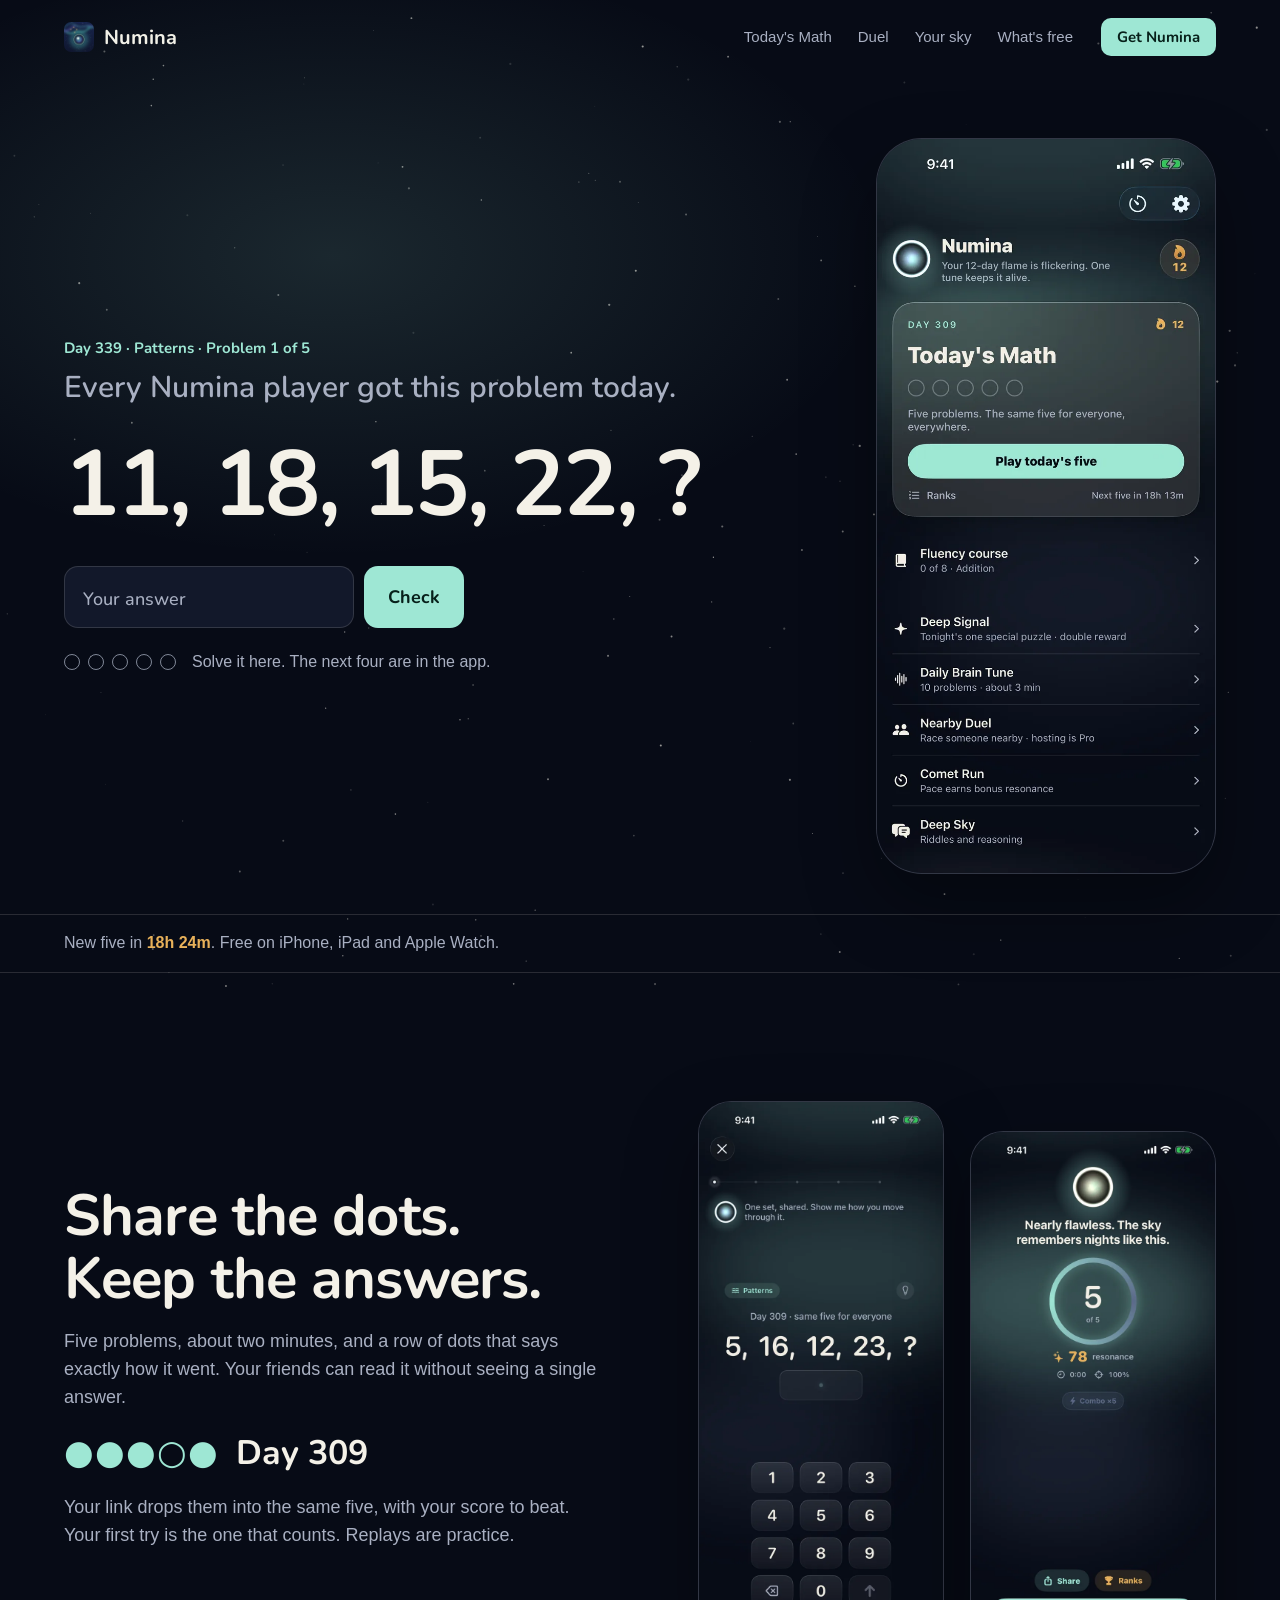
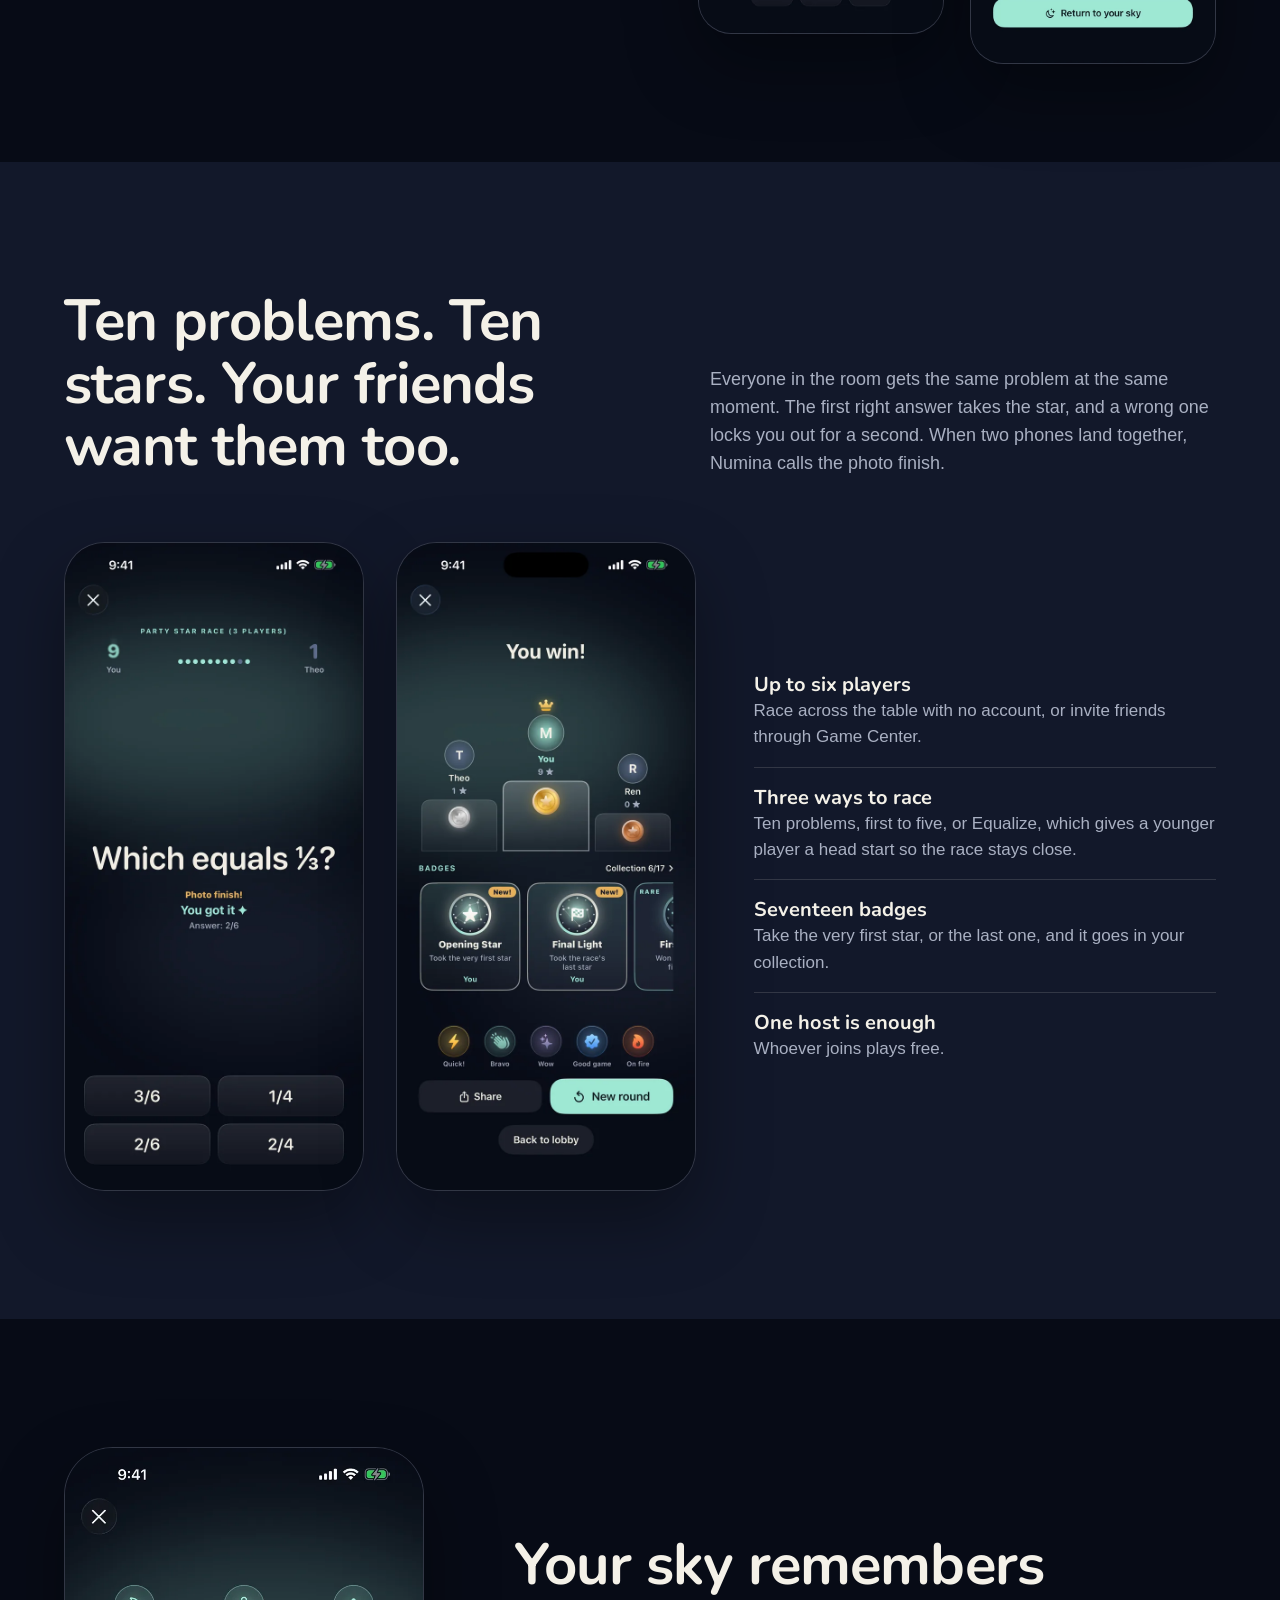
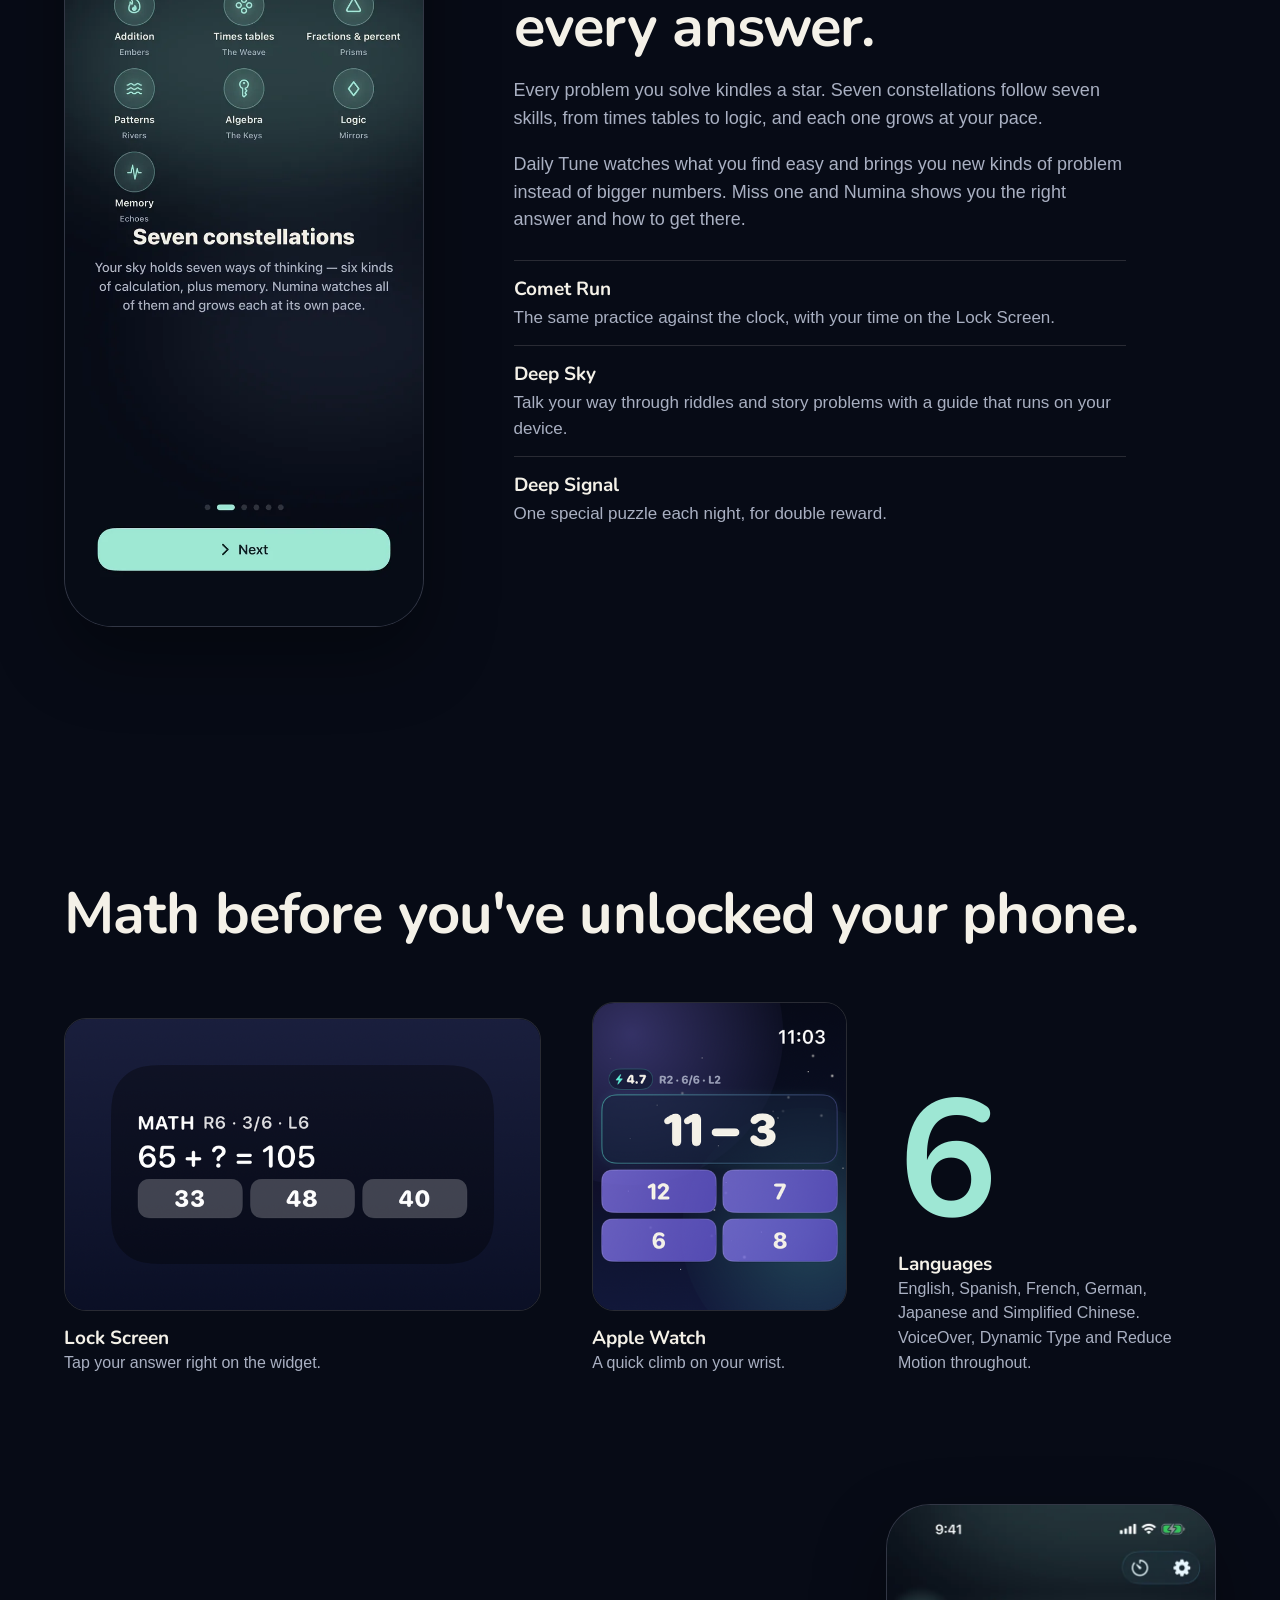
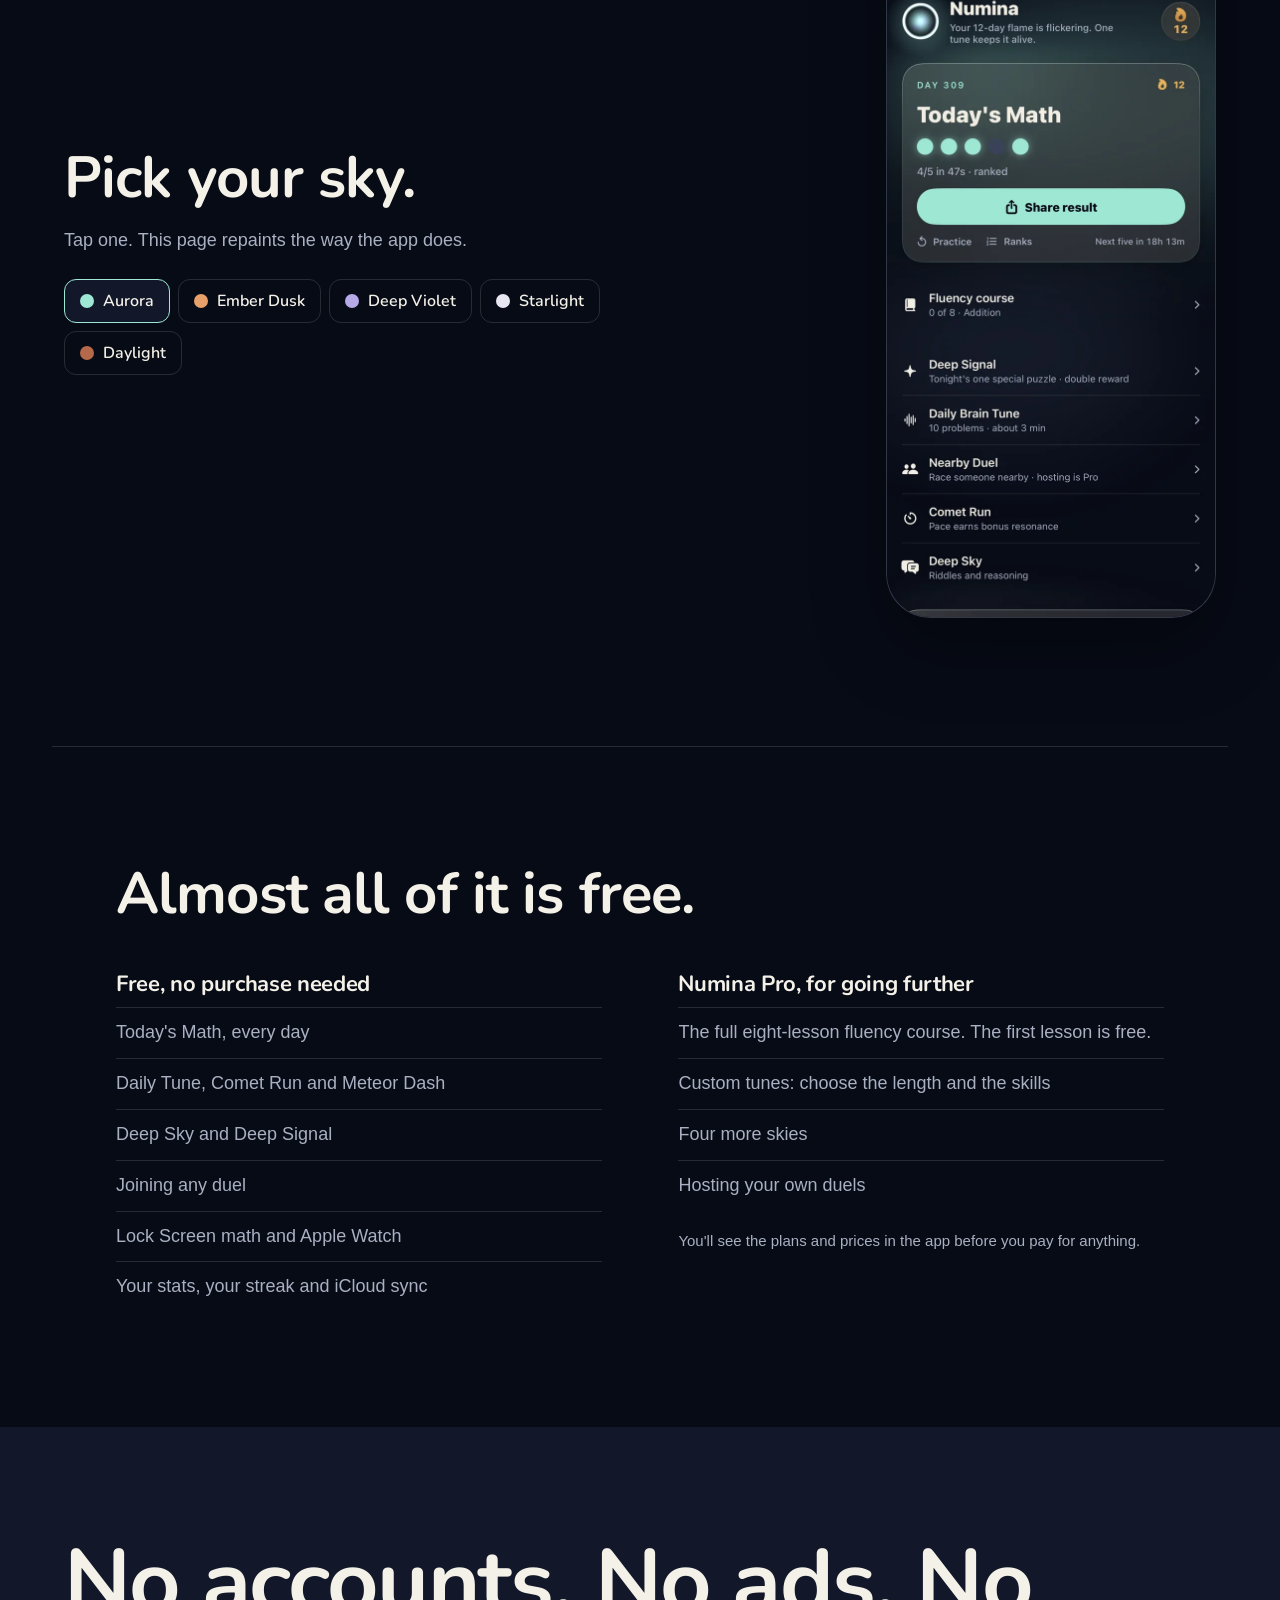
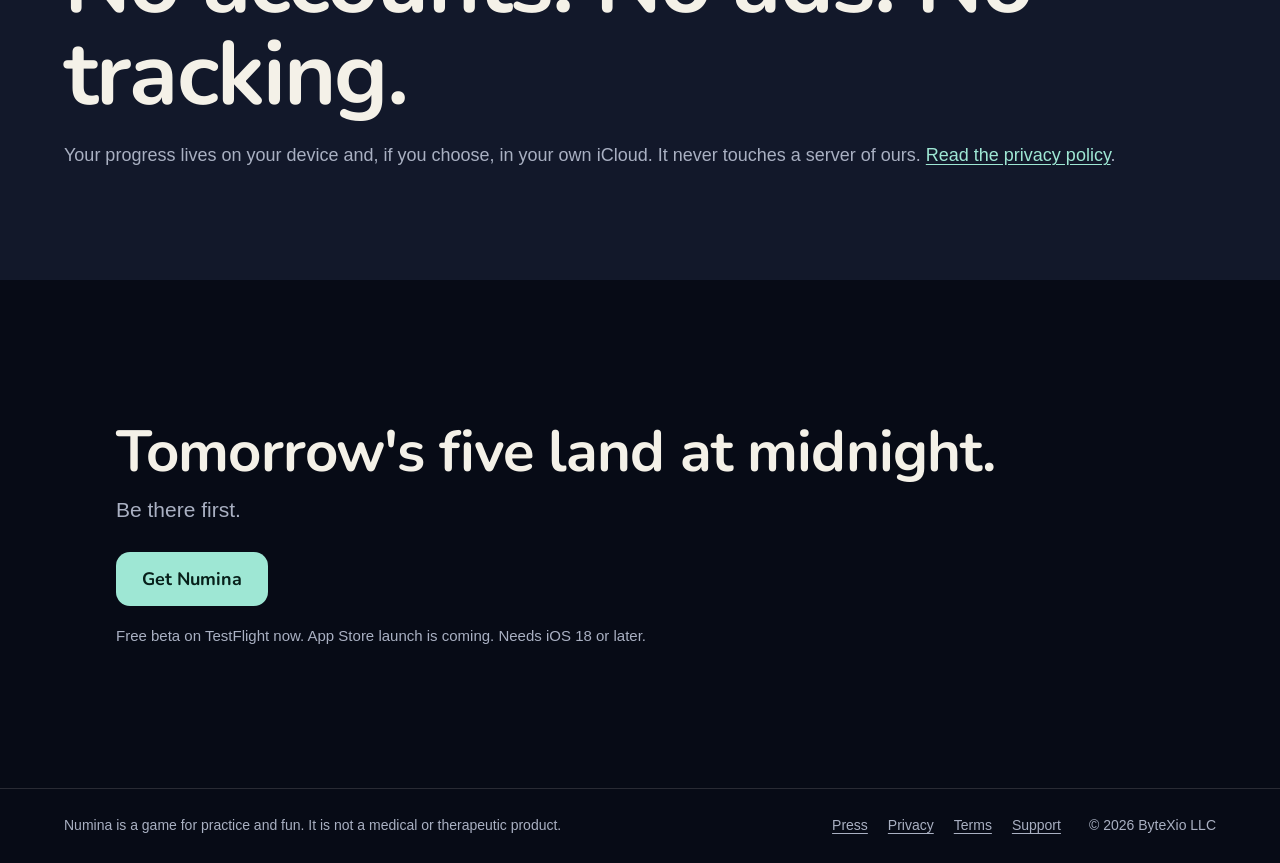
<file: index.html>
<!doctype html>
<html lang="en">
<head>
<meta charset="utf-8">
<meta name="viewport" content="width=device-width, initial-scale=1">
<title>Numina: the daily math puzzle</title>
<meta name="description" content="Five math problems a day, the same five for every player. Share your dots, race your friends, and light up your own night sky. No accounts, no ads, no tracking.">
<meta property="og:title" content="Numina: the daily math puzzle">
<meta property="og:description" content="Five problems a day. Everyone gets the same five.">
<meta property="og:image" content="https://numina.bytexio.com/img/og.jpg">
<meta property="og:url" content="https://numina.bytexio.com/">
<meta property="og:type" content="website">
<meta name="twitter:card" content="summary_large_image">
<meta name="theme-color" content="#070B16">
<link rel="icon" href="/img/icon.png">
<link rel="apple-touch-icon" href="/img/icon.png">
<link rel="preload" href="/fonts/nunito-latin-wght-normal.woff2" as="font" type="font/woff2" crossorigin>
<link rel="stylesheet" href="/style.css">
</head>
<body class="home">
<canvas id="stars" aria-hidden="true"></canvas>

<header class="bar">
  <a class="brand" href="/"><img src="/img/icon.png" alt="" width="30" height="30"> Numina</a>
  <nav aria-label="Main">
    <a href="#today">Today's Math</a>
    <a href="#duel">Duel</a>
    <a href="#sky">Your sky</a>
    <a href="#free">What's free</a>
  </nav>
  <a class="get small" data-get href="https://testflight.apple.com/join/gk9ESn7c">Get Numina</a>
</header>

<main>

<!-- The first screen is the product: today's real first problem. -->
<section class="hero">
  <div class="hero-play">
    <p class="meta" id="puzzle-meta">Today's first problem</p>
    <h1>Every Numina player got this problem today.</h1>

    <form id="puzzle" class="puzzle" autocomplete="off">
      <p class="problem" id="problem" aria-live="polite">5, 16, 12, 23, ?</p>
      <div class="answer-row" id="answer-row">
        <label class="visually-hidden" for="answer">Your answer</label>
        <input id="answer" name="answer" inputmode="numeric" pattern="-?[0-9]*" maxlength="8" placeholder="Your answer">
        <button type="submit">Check</button>
      </div>
      <div class="choices" id="choices" hidden></div>
    </form>

    <div class="progress">
      <span class="dots" id="dots" aria-hidden="true"><i></i><i></i><i></i><i></i><i></i></span>
      <span id="feedback" role="status">Solve it here. The next four are in the app.</span>
    </div>

    <div class="after" id="after" hidden>
      <a class="get" data-get href="https://testflight.apple.com/join/gk9ESn7c">Play the other four</a>
    </div>
  </div>

  <figure class="phone hero-phone">
    <img src="/img/app/home.webp" width="660" height="1434" alt="Numina's Home screen. Today's Math is on top, with five empty dots and a streak of twelve days." fetchpriority="high">
  </figure>
</section>

<p class="ticker">New five in <strong id="countdown">a few hours</strong>. Free on iPhone, iPad and Apple Watch.</p>

<section class="split" id="today">
  <div class="copy">
    <h2>Share the dots. Keep the answers.</h2>
    <p>Five problems, about two minutes, and a row of dots that says exactly how it went. Your friends can read it without seeing a single answer.</p>
    <p class="share-line" aria-label="Example result: four of five right on day 309"><span>●●●○●</span> Day 309</p>
    <p>Your link drops them into the same five, with your score to beat. Your first try is the one that counts. Replays are practice.</p>
  </div>
  <div class="pair">
    <figure class="phone"><img loading="lazy" src="/img/app/daily.webp" width="660" height="1434" alt="A Today's Math problem: 5, 16, 12, 23, question mark, with a number keypad."></figure>
    <figure class="phone drop"><img loading="lazy" src="/img/app/results.webp" width="660" height="1434" alt="A results screen showing five of five, with a Share button."></figure>
  </div>
</section>

<section class="duel" id="duel">
  <div class="duel-head">
    <h2>Ten problems. Ten stars. Your friends want them too.</h2>
    <p>Everyone in the room gets the same problem at the same moment. The first right answer takes the star, and a wrong one locks you out for a second. When two phones land together, Numina calls the photo finish.</p>
  </div>
  <div class="duel-body">
    <figure class="phone"><img loading="lazy" src="/img/app/race.webp" width="660" height="1434" alt="A three-player race mid-problem, showing a Photo finish message."></figure>
    <figure class="phone"><img loading="lazy" src="/img/app/podium.webp" width="660" height="1434" alt="The results podium with gold, silver and bronze medals, and earned badges."></figure>
    <ul class="facts-list">
      <li><b>Up to six players</b> Race across the table with no account, or invite friends through Game Center.</li>
      <li><b>Three ways to race</b> Ten problems, first to five, or Equalize, which gives a younger player a head start so the race stays close.</li>
      <li><b>Seventeen badges</b> Take the very first star, or the last one, and it goes in your collection.</li>
      <li><b>One host is enough</b> Whoever joins plays free.</li>
    </ul>
  </div>
</section>

<section class="split flip" id="sky">
  <figure class="phone"><img loading="lazy" src="/img/app/constellations.webp" width="660" height="1434" alt="Seven constellations, one for each skill: addition, times tables, fractions and percent, patterns, algebra, logic and memory."></figure>
  <div class="copy">
    <h2>Your sky remembers every answer.</h2>
    <p>Every problem you solve kindles a star. Seven constellations follow seven skills, from times tables to logic, and each one grows at your pace.</p>
    <p>Daily Tune watches what you find easy and brings you new kinds of problem instead of bigger numbers. Miss one and Numina shows you the right answer and how to get there.</p>
    <ul class="plain">
      <li><b>Comet Run</b> The same practice against the clock, with your time on the Lock Screen.</li>
      <li><b>Deep Sky</b> Talk your way through riddles and story problems with a guide that runs on your device.</li>
      <li><b>Deep Signal</b> One special puzzle each night, for double reward.</li>
    </ul>
  </div>
</section>

<section class="everywhere">
  <h2>Math before you've unlocked your phone.</h2>
  <div class="spots">
    <figure>
      <img loading="lazy" src="/img/widget.png" width="800" height="490" alt="A Lock Screen widget asking 65 plus what equals 105, with three answers to tap.">
      <figcaption><b>Lock Screen</b> Tap your answer right on the widget.</figcaption>
    </figure>
    <figure class="watch">
      <img loading="lazy" src="/img/watch.png" width="420" height="511" alt="Apple Watch showing 11 minus 3 with four answers.">
      <figcaption><b>Apple Watch</b> A quick climb on your wrist.</figcaption>
    </figure>
    <figure class="ipad-note">
      <p class="big">6</p>
      <figcaption><b>Languages</b> English, Spanish, French, German, Japanese and Simplified Chinese. VoiceOver, Dynamic Type and Reduce Motion throughout.</figcaption>
    </figure>
  </div>
</section>

<section class="skies" id="skies">
  <div class="copy">
    <h2>Pick your sky.</h2>
    <p>Tap one. This page repaints the way the app does.</p>
    <div class="sky-picker" role="group" aria-label="Choose a sky">
      <button type="button" data-sky="aurora" aria-pressed="true"><i></i>Aurora</button>
      <button type="button" data-sky="emberDusk" aria-pressed="false"><i></i>Ember Dusk</button>
      <button type="button" data-sky="deepViolet" aria-pressed="false"><i></i>Deep Violet</button>
      <button type="button" data-sky="starlightMono" aria-pressed="false"><i></i>Starlight</button>
      <button type="button" data-sky="daylight" aria-pressed="false"><i></i>Daylight</button>
    </div>
  </div>
  <figure class="phone"><img id="sky-shot" loading="lazy" src="/img/app/home-played.webp" width="660" height="1434" alt="Numina's Home screen in the Aurora sky."></figure>
</section>

<section class="free" id="free">
  <h2>Almost all of it is free.</h2>
  <div class="columns">
    <div>
      <h3>Free, no purchase needed</h3>
      <ul>
        <li>Today's Math, every day</li>
        <li>Daily Tune, Comet Run and Meteor Dash</li>
        <li>Deep Sky and Deep Signal</li>
        <li>Joining any duel</li>
        <li>Lock Screen math and Apple Watch</li>
        <li>Your stats, your streak and iCloud sync</li>
      </ul>
    </div>
    <div>
      <h3>Numina Pro, for going further</h3>
      <ul>
        <li>The full eight-lesson fluency course. The first lesson is free.</li>
        <li>Custom tunes: choose the length and the skills</li>
        <li>Four more skies</li>
        <li>Hosting your own duels</li>
      </ul>
      <p class="note">You'll see the plans and prices in the app before you pay for anything.</p>
    </div>
  </div>
</section>

<section class="promise">
  <p>No accounts. No ads. No tracking.</p>
  <p class="sub">Your progress lives on your device and, if you choose, in your own iCloud. It never touches a server of ours. <a href="/privacy.html">Read the privacy policy</a>.</p>
</section>

<section class="close">
  <h2>Tomorrow's five land at midnight.</h2>
  <p>Be there first.</p>
  <a class="get" data-get href="https://testflight.apple.com/join/gk9ESn7c">Get Numina</a>
  <p class="fine" data-get-note>Free beta on TestFlight now. App Store launch is coming. Needs iOS 18 or later.</p>
</section>

</main>

<footer class="foot">
  <p>Numina is a game for practice and fun. It is not a medical or therapeutic product.</p>
  <nav aria-label="Footer">
    <a href="/press/">Press</a>
    <a href="/privacy.html">Privacy</a>
    <a href="/terms.html">Terms</a>
    <a href="mailto:support@bytexio.com">Support</a>
  </nav>
  <p>© 2026 ByteXio LLC</p>
</footer>

<script src="/app.js" defer></script>
</body>
</html>
</file>
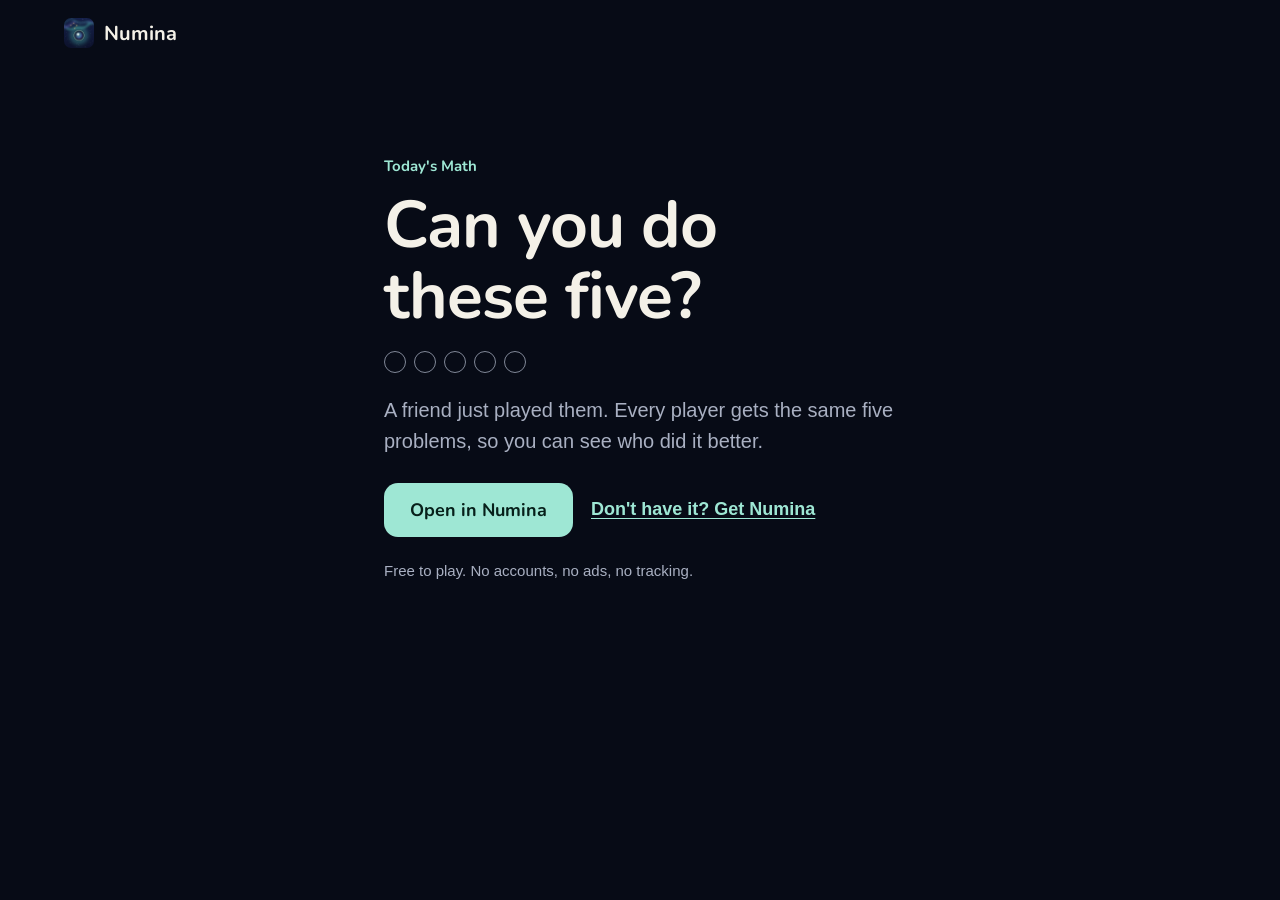
<file: day/index.html>
<!doctype html>
<html lang="en">
<head>
<meta charset="utf-8">
<meta name="viewport" content="width=device-width, initial-scale=1">
<title>Today's Math — Numina</title>
<meta name="description" content="Five problems. The same five for everyone. Can you beat this result?">
<meta property="og:title" content="Numina · Today's Math">
<meta property="og:description" content="Five problems. The same five for everyone, everywhere.">
<meta property="og:image" content="https://numina.bytexio.com/img/og.jpg">
<meta name="theme-color" content="#070B16">
<link rel="icon" href="/img/icon.png">
<link rel="stylesheet" href="/style.css">
</head>
<body>
<header class="bar"><a class="brand" href="/"><img src="/img/icon.png" alt="" width="30" height="30"> Numina</a></header>
<main class="challenge">
  <p class="meta" id="day">Today's Math</p>
  <h1 id="headline">Can you do these five?</h1>
  <div class="dots" aria-hidden="true"><i></i><i></i><i></i><i></i><i></i></div>
  <p class="lede" id="lede">A friend just played them. Every player gets the same five problems, so you can see who did it better.</p>
  <div class="actions">
    <a class="get" id="open" href="#">Open in Numina</a>
    <a class="ghost" id="store" href="https://testflight.apple.com/join/gk9ESn7c">Don't have it? Get Numina</a>
  </div>
  <p class="small-print">Free to play. No accounts, no ads, no tracking.</p>
</main>
<script>
  // Day number from ?d=, clamped to a positive integer — never echoed as HTML.
  var q = new URLSearchParams(location.search);
  var d = parseInt(q.get("d") || "", 10);
  var v = parseInt(q.get("v") || "1", 10) || 1;
  if (!isFinite(d) || d < 1 || d > 100000) d = null;
  if (d) document.getElementById("day").textContent = "Day " + d + " · Today's Math";
  // A friend's score to beat, kept only if it is one the app would accept.
  var whole = /^\d+$/;
  var c = q.get("c"), s = q.get("s");
  var mark = (whole.test(c) && whole.test(s) && +c <= 5 && +s >= 1 && +s <= 3600)
    ? "&c=" + +c + "&s=" + +s : "";
  var deep = "numina://daily" + (d ? "?day=" + d + "&v=" + v + mark : "");
  document.getElementById("open").setAttribute("href", deep);
  if (mark) {
    document.getElementById("headline").textContent = "Beat " + +c + "/5 in " + +s + "s.";
    document.getElementById("lede").textContent = "That's your friend's score. Same five problems. Your turn.";
  }
</script>
</body>
</html>
</file>
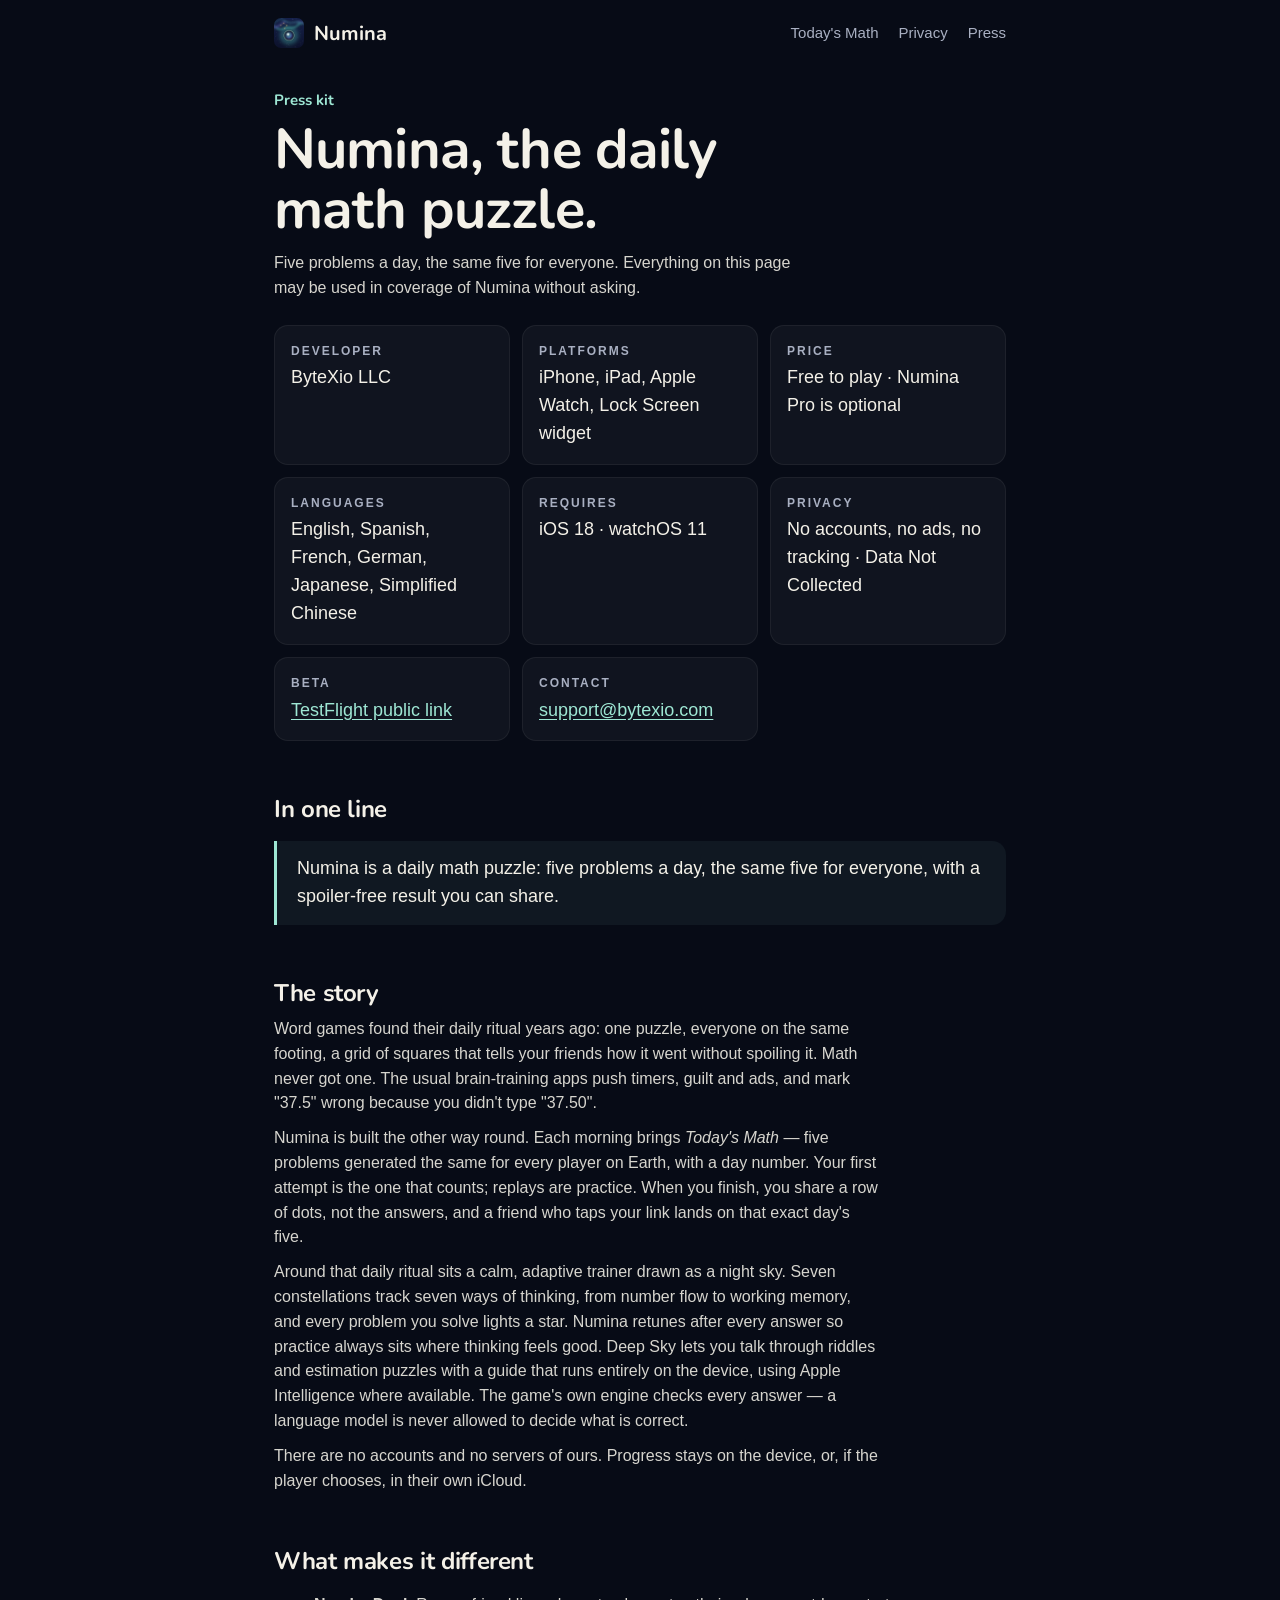
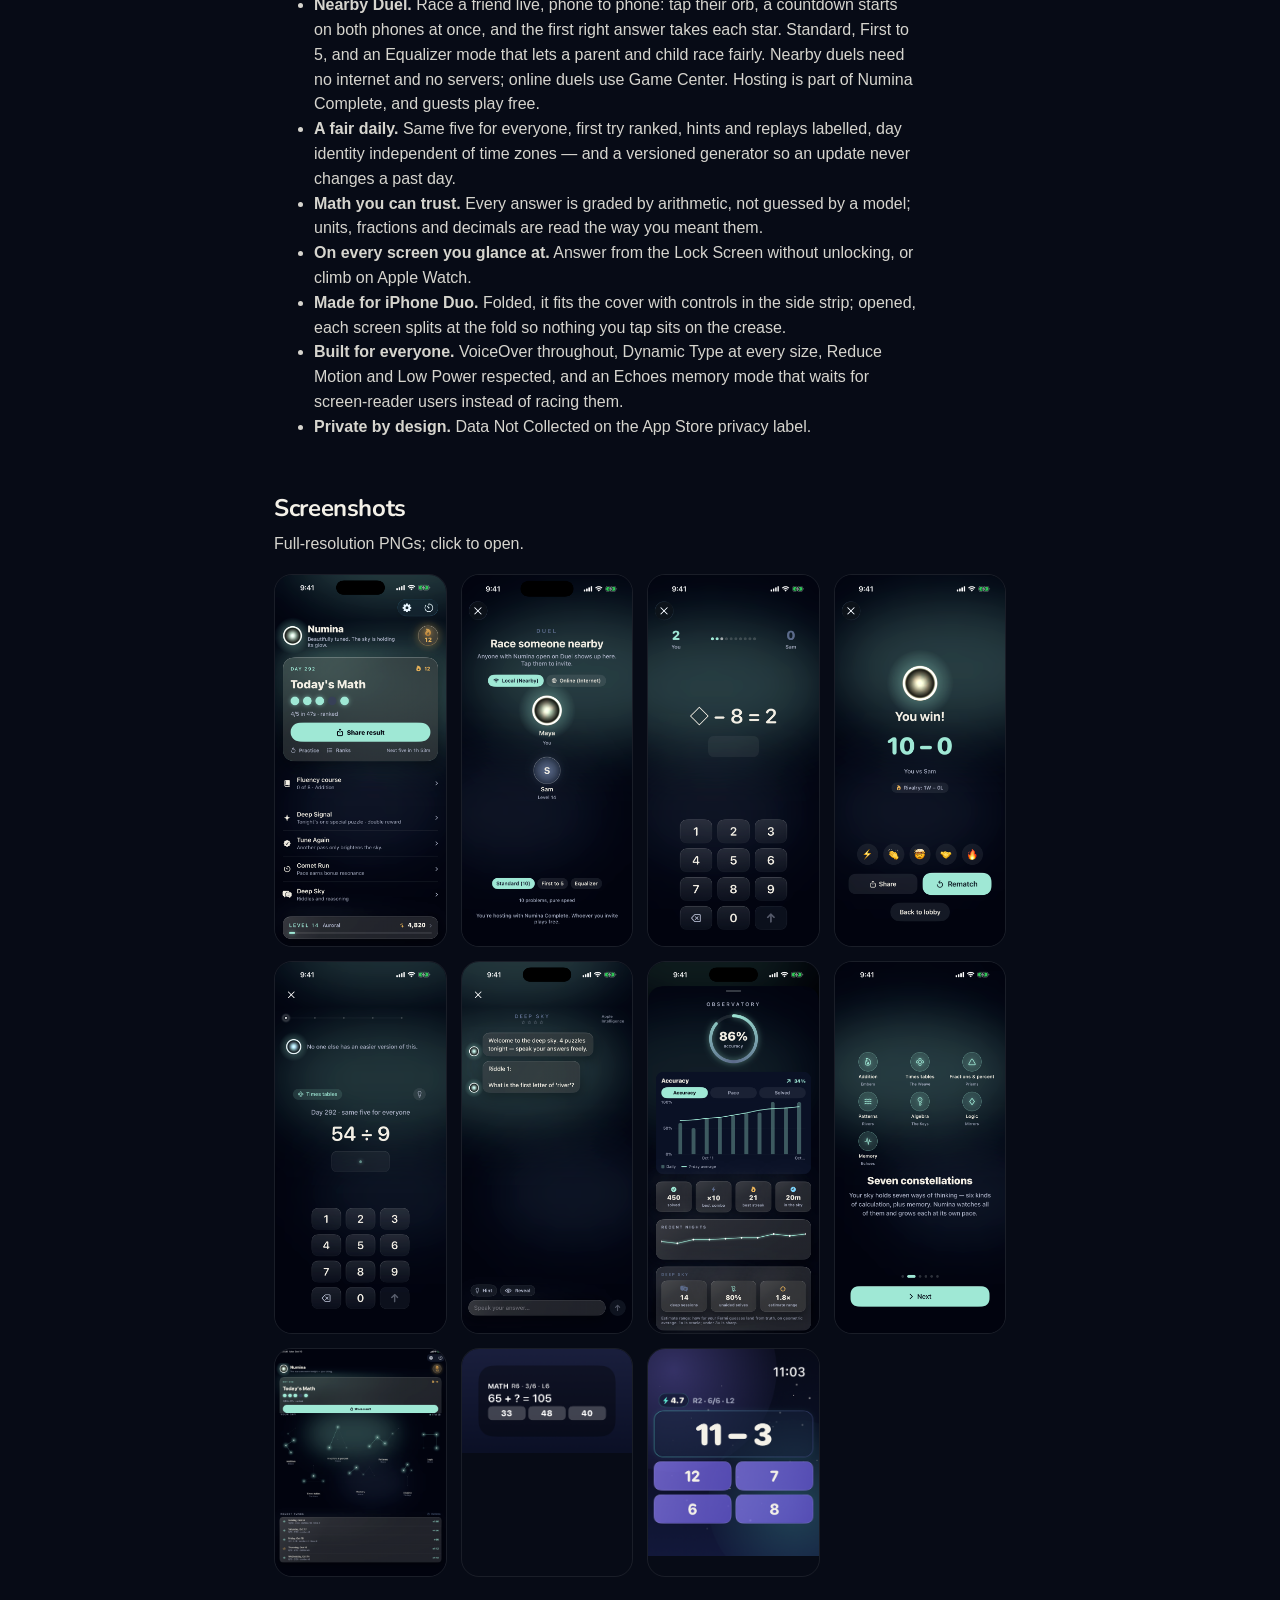
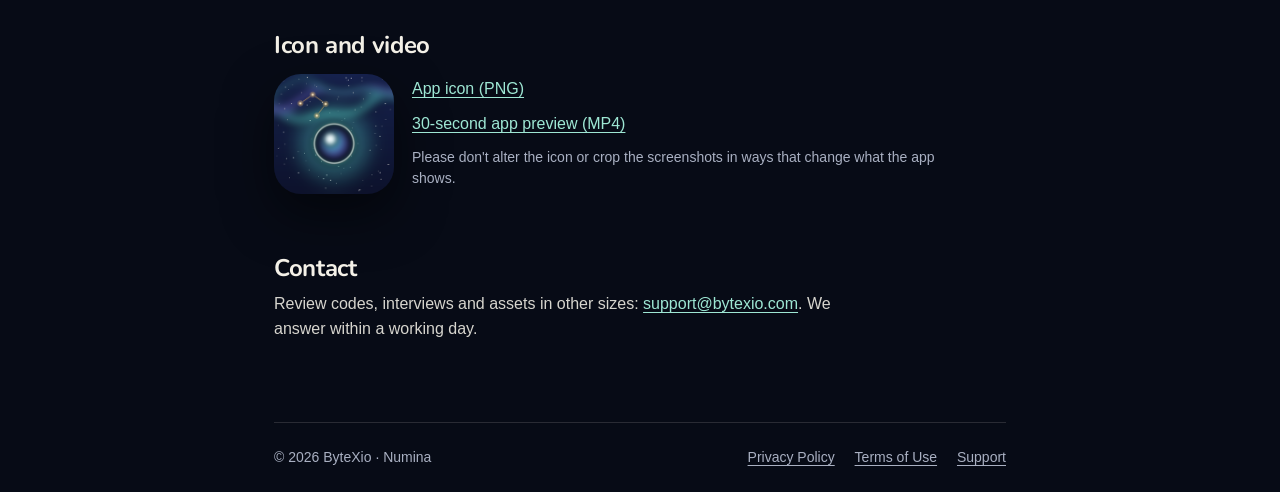
<file: press/index.html>
<!doctype html>
<html lang="en">
<head>
<meta charset="utf-8">
<meta name="viewport" content="width=device-width, initial-scale=1">
<title>Numina — Press kit</title>
<meta name="description" content="Press kit for Numina, the daily math puzzle with live Nearby Duels, for iPhone, iPad and Apple Watch: fact sheet, story, screenshots, icon and contact.">
<meta name="apple-itunes-app" content="app-id=6811761967">
<link rel="icon" href="/img/icon.png">
<link rel="stylesheet" href="/style.css">
<style>
  .facts { display: grid; grid-template-columns: repeat(auto-fit, minmax(220px, 1fr)); gap: 12px; margin: 24px 0 8px; }
  .facts div { padding: 16px; border-radius: 14px; background: rgba(255,255,255,.04); border: 1px solid rgba(255,255,255,.06); }
  .facts b { display: block; font-size: 12px; letter-spacing: 2px; text-transform: uppercase; color: var(--dim); margin-bottom: 4px; }
  .shots { display: grid; grid-template-columns: repeat(auto-fit, minmax(150px, 1fr)); gap: 14px; margin-top: 18px; }
  .shots a { display: block; border-radius: 18px; overflow: hidden; border: 1px solid rgba(255,255,255,.08); }
  .press p, .press li { color: rgba(244,241,232,.88); font-size: 16px; max-width: 68ch; }
  .press h2 { margin-top: 56px; }
  .assets { display: flex; gap: 18px; align-items: center; flex-wrap: wrap; }
  .assets img { width: 120px; border-radius: 27px; box-shadow: 0 20px 50px rgba(0,0,0,.5); }
  blockquote { margin: 18px 0; padding: 14px 20px; border-left: 3px solid var(--primary); background: rgba(158,231,212,.06); border-radius: 0 14px 14px 0; font-size: 18px; }
</style>
</head>
<body>
<div class="wrap">
<nav>
  <a class="brand" href="/"><img src="/img/icon.png" alt=""> Numina</a>
  <ul>
    <li><a href="/#today">Today's Math</a></li>
    <li><a href="/privacy.html">Privacy</a></li>
    <li><a href="/press/">Press</a></li>
  </ul>
</nav>

<main class="press">
  <div class="eyebrow">Press kit</div>
  <h1 style="font-size:clamp(36px,5vw,56px)">Numina, the daily math puzzle.</h1>
  <p class="lede" style="max-width:60ch">Five problems a day, the same five for everyone. Everything on this page may be used in coverage of Numina without asking.</p>

  <div class="facts">
    <div><b>Developer</b>ByteXio LLC</div>
    <div><b>Platforms</b>iPhone, iPad, Apple Watch, Lock Screen widget</div>
    <div><b>Price</b>Free to play · Numina Pro is optional</div>
    <div><b>Languages</b>English, Spanish, French, German, Japanese, Simplified Chinese</div>
    <div><b>Requires</b>iOS 18 · watchOS 11</div>
    <div><b>Privacy</b>No accounts, no ads, no tracking · Data Not Collected</div>
    <div><b>Beta</b><a href="https://testflight.apple.com/join/gk9ESn7c">TestFlight public link</a></div>
    <div><b>Contact</b><a href="mailto:support@bytexio.com?subject=Numina%20press">support@bytexio.com</a></div>
  </div>

  <h2>In one line</h2>
  <blockquote>Numina is a daily math puzzle: five problems a day, the same five for everyone, with a spoiler-free result you can share.</blockquote>

  <h2>The story</h2>
  <p>Word games found their daily ritual years ago: one puzzle, everyone on the same footing, a grid of squares that tells your friends how it went without spoiling it. Math never got one. The usual brain-training apps push timers, guilt and ads, and mark "37.5" wrong because you didn't type "37.50".</p>
  <p>Numina is built the other way round. Each morning brings <em>Today's Math</em> — five problems generated the same for every player on Earth, with a day number. Your first attempt is the one that counts; replays are practice. When you finish, you share a row of dots, not the answers, and a friend who taps your link lands on that exact day's five.</p>
  <p>Around that daily ritual sits a calm, adaptive trainer drawn as a night sky. Seven constellations track seven ways of thinking, from number flow to working memory, and every problem you solve lights a star. Numina retunes after every answer so practice always sits where thinking feels good. Deep Sky lets you talk through riddles and estimation puzzles with a guide that runs entirely on the device, using Apple Intelligence where available. The game's own engine checks every answer — a language model is never allowed to decide what is correct.</p>
  <p>There are no accounts and no servers of ours. Progress stays on the device, or, if the player chooses, in their own iCloud.</p>

  <h2>What makes it different</h2>
  <ul>
    <li><b>Nearby Duel.</b> Race a friend live, phone to phone: tap their orb, a countdown starts on both phones at once, and the first right answer takes each star. Standard, First to 5, and an Equalizer mode that lets a parent and child race fairly. Nearby duels need no internet and no servers; online duels use Game Center. Hosting is part of Numina Complete, and guests play free.</li>
    <li><b>A fair daily.</b> Same five for everyone, first try ranked, hints and replays labelled, day identity independent of time zones — and a versioned generator so an update never changes a past day.</li>
    <li><b>Math you can trust.</b> Every answer is graded by arithmetic, not guessed by a model; units, fractions and decimals are read the way you meant them.</li>
    <li><b>On every screen you glance at.</b> Answer from the Lock Screen without unlocking, or climb on Apple Watch.</li>
    <li><b>Made for iPhone Duo.</b> Folded, it fits the cover with controls in the side strip; opened, each screen splits at the fold so nothing you tap sits on the crease.</li>
    <li><b>Built for everyone.</b> VoiceOver throughout, Dynamic Type at every size, Reduce Motion and Low Power respected, and an Echoes memory mode that waits for screen-reader users instead of racing them.</li>
    <li><b>Private by design.</b> Data Not Collected on the App Store privacy label.</li>
  </ul>

  <h2>Screenshots</h2>
  <p>Full-resolution PNGs; click to open.</p>
  <div class="shots">
    <a href="/img/iphone-01_home.png"><img src="/img/iphone-01_home.png" alt="Home: Today's Math card above the night sky" loading="lazy"></a>
    <a href="/img/duel-lobby.png"><img src="/img/duel-lobby.png" alt="Nearby Duel lobby" loading="lazy"></a>
    <a href="/img/duel-race.png"><img src="/img/duel-race.png" alt="A live Nearby Duel race" loading="lazy"></a>
    <a href="/img/duel-results.png"><img src="/img/duel-results.png" alt="Nearby Duel results with rivalry record" loading="lazy"></a>
    <a href="/img/iphone-05_session.png"><img src="/img/iphone-05_session.png" alt="A live problem with the custom keypad" loading="lazy"></a>
    <a href="/img/iphone-06_deepsky.png"><img src="/img/iphone-06_deepsky.png" alt="Deep Sky conversation" loading="lazy"></a>
    <a href="/img/iphone-07_observatory.png"><img src="/img/iphone-07_observatory.png" alt="The Observatory" loading="lazy"></a>
    <a href="/img/iphone-03_tour_sky.png"><img src="/img/iphone-03_tour_sky.png" alt="Seven constellations" loading="lazy"></a>
    <a href="/img/ipad-home.png"><img src="/img/ipad-home.png" alt="Numina on iPad" loading="lazy"></a>
    <a href="/img/widget.png"><img src="/img/widget.png" alt="Lock Screen widget" loading="lazy"></a>
    <a href="/img/watch.png"><img src="/img/watch.png" alt="Apple Watch" loading="lazy"></a>
  </div>

  <h2>Icon and video</h2>
  <div class="assets">
    <img src="/img/icon.png" alt="Numina app icon">
    <div>
      <p><a href="/img/icon.png" download>App icon (PNG)</a></p>
      <p><a href="/img/numina-preview.mp4">30-second app preview (MP4)</a></p>
      <p style="color:var(--dim);font-size:14px">Please don't alter the icon or crop the screenshots in ways that change what the app shows.</p>
    </div>
  </div>

  <h2>Contact</h2>
  <p>Review codes, interviews and assets in other sizes: <a href="mailto:support@bytexio.com?subject=Numina%20press">support@bytexio.com</a>. We answer within a working day.</p>
</main>

<footer>
  <div class="row">
    <div>© 2026 ByteXio · Numina</div>
    <div>
      <a href="/privacy.html">Privacy Policy</a>
      <a href="/terms.html">Terms of Use</a>
      <a href="mailto:support@bytexio.com">Support</a>
    </div>
  </div>
</footer>
</div>
</body>
</html>
</file>
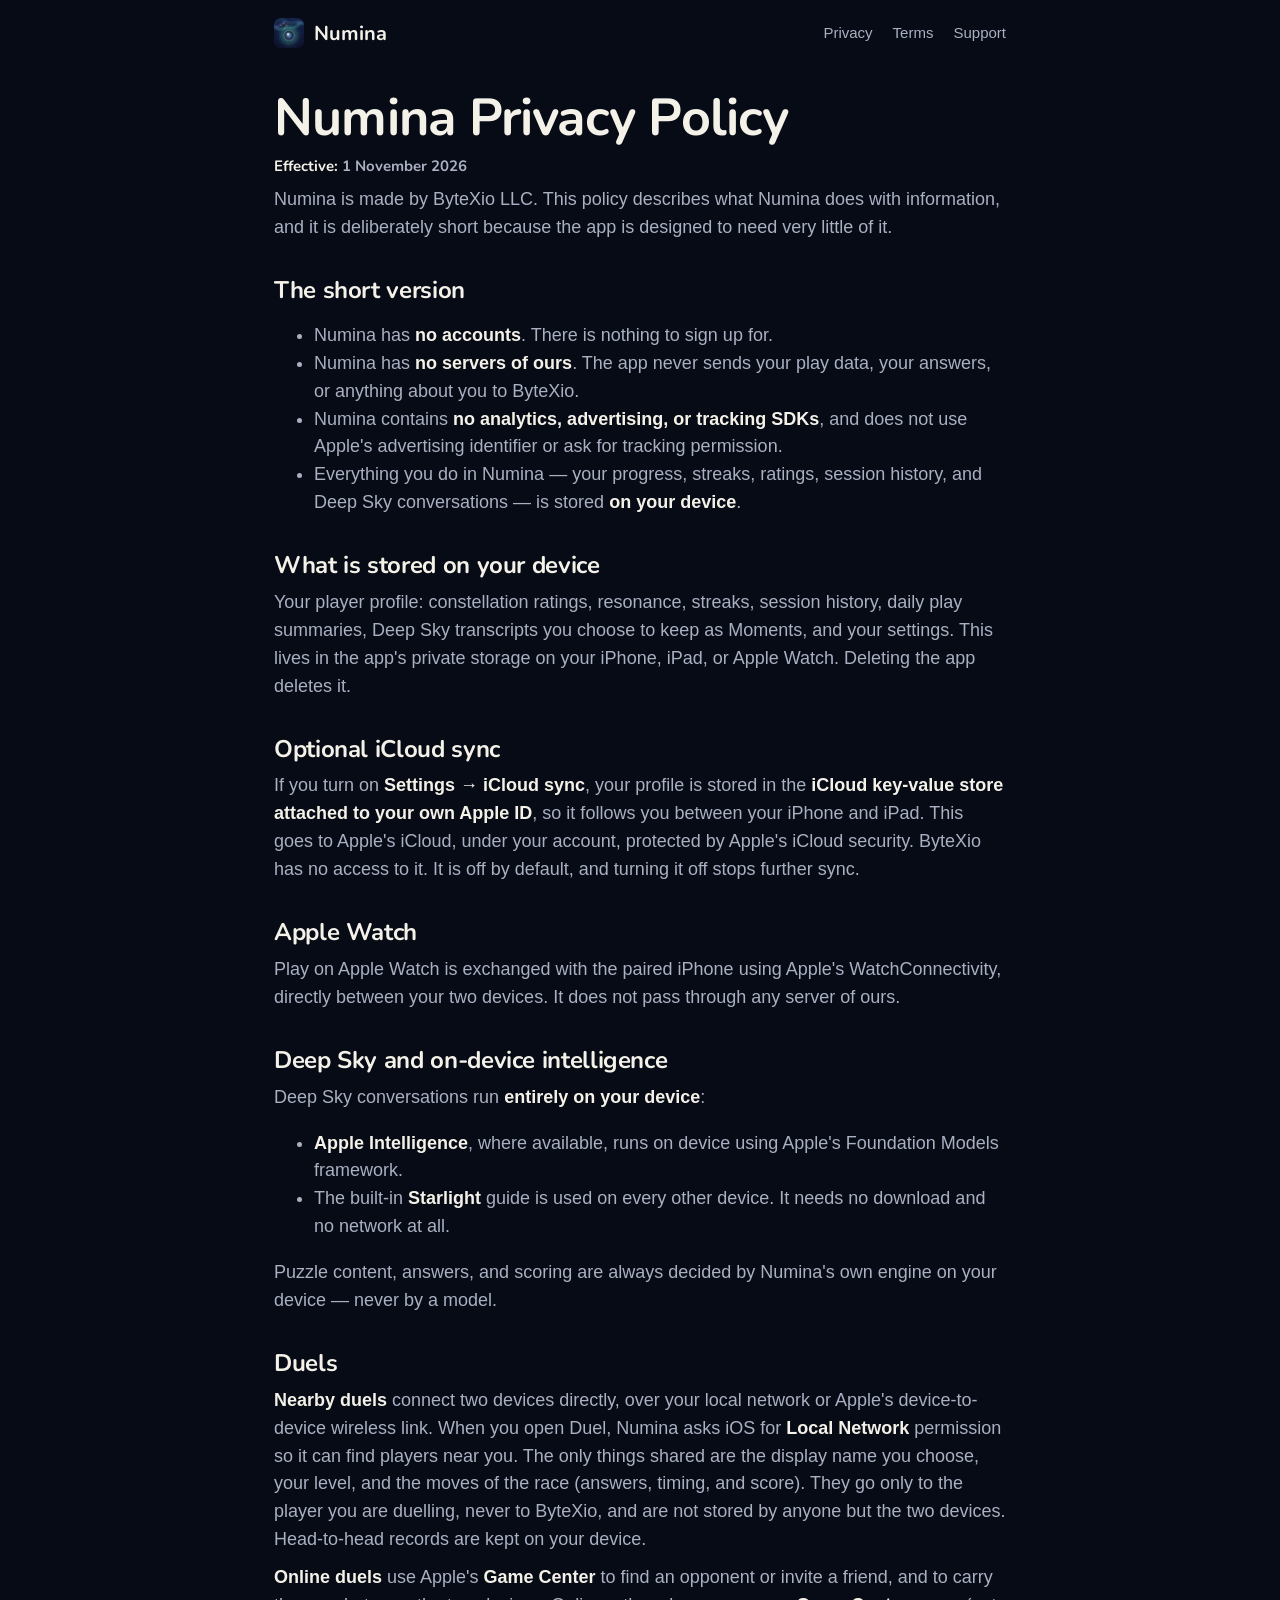
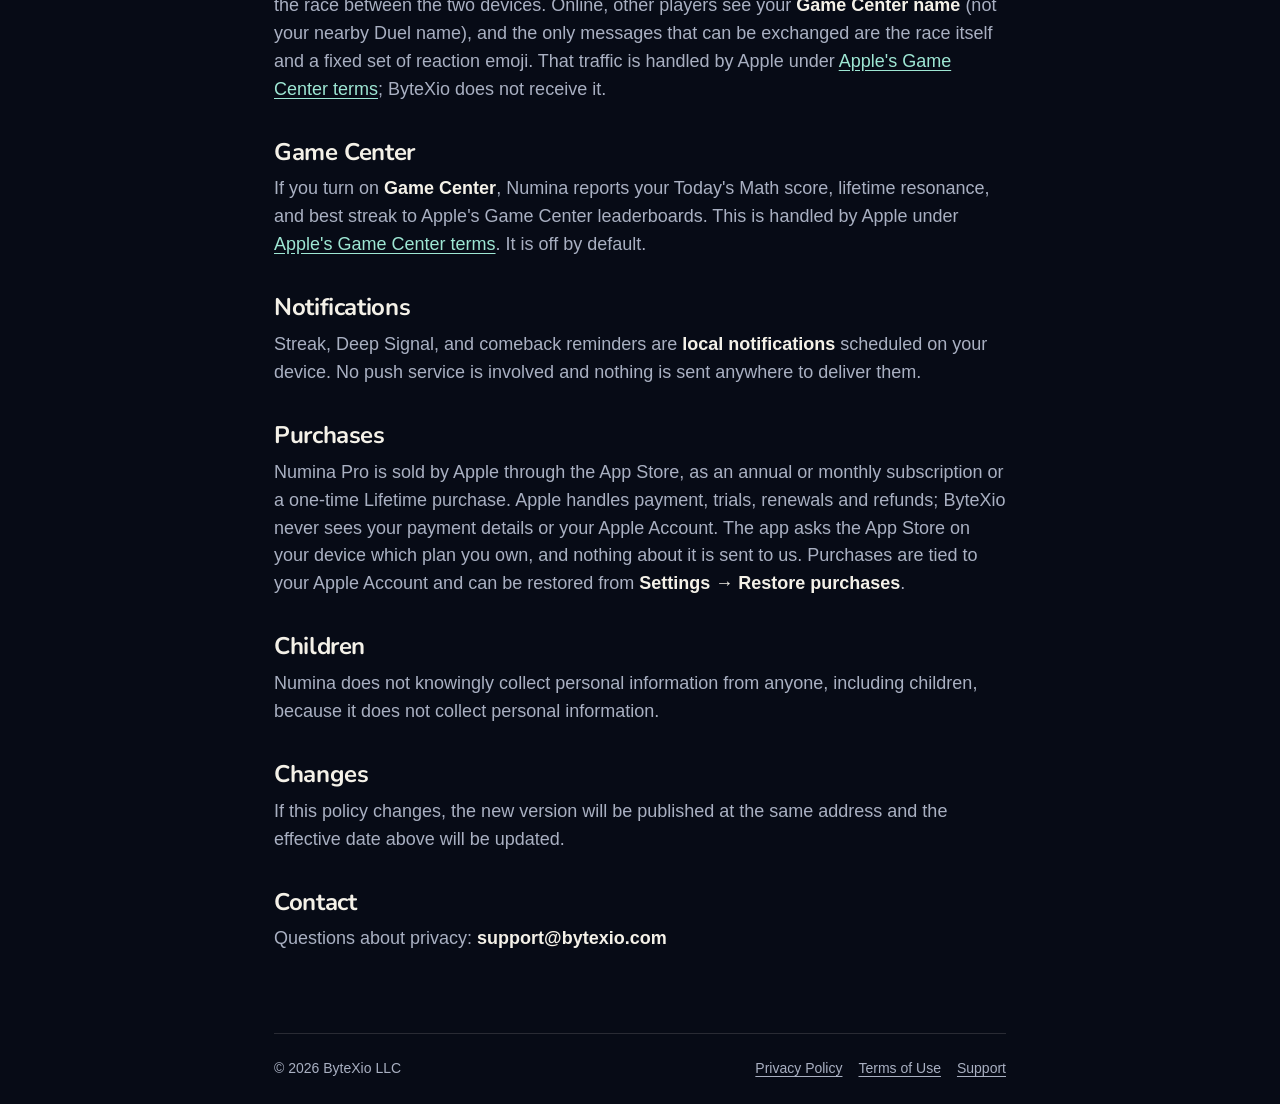
<file: privacy.html>
<!doctype html>
<html lang="en">
<head>
<meta charset="utf-8"><meta name="viewport" content="width=device-width, initial-scale=1">
<title>Privacy Policy — Numina</title>
<meta name="theme-color" content="#070B16">
<link rel="icon" href="img/icon.png"><link rel="stylesheet" href="style.css">
</head>
<body>
<div class="wrap">
<nav><a class="brand" href="/"><img src="img/icon.png" alt=""> Numina</a>
<ul><li><a href="privacy.html">Privacy</a></li><li><a href="terms.html">Terms</a></li><li><a href="mailto:support@bytexio.com">Support</a></li></ul></nav>
<main class="legal">
<h1>Numina Privacy Policy</h1>
<p class="meta"><strong>Effective:</strong> 1 November 2026</p>
<p>Numina is made by ByteXio LLC. This policy describes what Numina does with information, and it is deliberately short because the app is designed to need very little of it.</p>
<h2>The short version</h2>
<ul>
<li>Numina has <strong>no accounts</strong>. There is nothing to sign up for.</li>
<li>Numina has <strong>no servers of ours</strong>. The app never sends your play data, your answers, or anything about you to ByteXio.</li>
<li>Numina contains <strong>no analytics, advertising, or tracking SDKs</strong>, and does not use Apple's advertising identifier or ask for tracking permission.</li>
<li>Everything you do in Numina — your progress, streaks, ratings, session history, and Deep Sky conversations — is stored <strong>on your device</strong>.</li>
</ul>
<h2>What is stored on your device</h2>
<p>Your player profile: constellation ratings, resonance, streaks, session history, daily play summaries, Deep Sky transcripts you choose to keep as Moments, and your settings. This lives in the app's private storage on your iPhone, iPad, or Apple Watch. Deleting the app deletes it.</p>
<h2>Optional iCloud sync</h2>
<p>If you turn on <strong>Settings → iCloud sync</strong>, your profile is stored in the <strong>iCloud key-value store attached to your own Apple ID</strong>, so it follows you between your iPhone and iPad. This goes to Apple's iCloud, under your account, protected by Apple's iCloud security. ByteXio has no access to it. It is off by default, and turning it off stops further sync.</p>
<h2>Apple Watch</h2>
<p>Play on Apple Watch is exchanged with the paired iPhone using Apple's WatchConnectivity, directly between your two devices. It does not pass through any server of ours.</p>
<h2>Deep Sky and on-device intelligence</h2>
<p>Deep Sky conversations run <strong>entirely on your device</strong>:</p>
<ul>
<li><strong>Apple Intelligence</strong>, where available, runs on device using Apple's Foundation Models framework.</li>
<li>The built-in <strong>Starlight</strong> guide is used on every other device. It needs no download and no network at all.</li>
</ul>
<p>Puzzle content, answers, and scoring are always decided by Numina's own engine on your device — never by a model.</p>
<h2>Duels</h2>
<p><strong>Nearby duels</strong> connect two devices directly, over your local network or Apple's device-to-device wireless link. When you open Duel, Numina asks iOS for <strong>Local Network</strong> permission so it can find players near you. The only things shared are the display name you choose, your level, and the moves of the race (answers, timing, and score). They go only to the player you are duelling, never to ByteXio, and are not stored by anyone but the two devices. Head-to-head records are kept on your device.</p>
<p><strong>Online duels</strong> use Apple's <strong>Game Center</strong> to find an opponent or invite a friend, and to carry the race between the two devices. Online, other players see your <strong>Game Center name</strong> (not your nearby Duel name), and the only messages that can be exchanged are the race itself and a fixed set of reaction emoji. That traffic is handled by Apple under <a href="https://www.apple.com/legal/internet-services/itunes/gamecenter/">Apple's Game Center terms</a>; ByteXio does not receive it.</p>
<h2>Game Center</h2>
<p>If you turn on <strong>Game Center</strong>, Numina reports your Today's Math score, lifetime resonance, and best streak to Apple's Game Center leaderboards. This is handled by Apple under <a href="https://www.apple.com/legal/internet-services/itunes/gamecenter/">Apple's Game Center terms</a>. It is off by default.</p>
<h2>Notifications</h2>
<p>Streak, Deep Signal, and comeback reminders are <strong>local notifications</strong> scheduled on your device. No push service is involved and nothing is sent anywhere to deliver them.</p>
<h2>Purchases</h2>
<p>Numina Pro is sold by Apple through the App Store, as an annual or monthly subscription or a one-time Lifetime purchase. Apple handles payment, trials, renewals and refunds; ByteXio never sees your payment details or your Apple Account. The app asks the App Store on your device which plan you own, and nothing about it is sent to us. Purchases are tied to your Apple Account and can be restored from <strong>Settings → Restore purchases</strong>.</p>
<h2>Children</h2>
<p>Numina does not knowingly collect personal information from anyone, including children, because it does not collect personal information.</p>
<h2>Changes</h2>
<p>If this policy changes, the new version will be published at the same address and the effective date above will be updated.</p>
<h2>Contact</h2>
<p>Questions about privacy: <strong>support@bytexio.com</strong></p>
</main>
<footer><div class="row"><div>© 2026 ByteXio LLC</div>
<div><a href="privacy.html">Privacy Policy</a><a href="terms.html">Terms of Use</a><a href="mailto:support@bytexio.com">Support</a></div></div></footer>
</div></body></html>
</file>
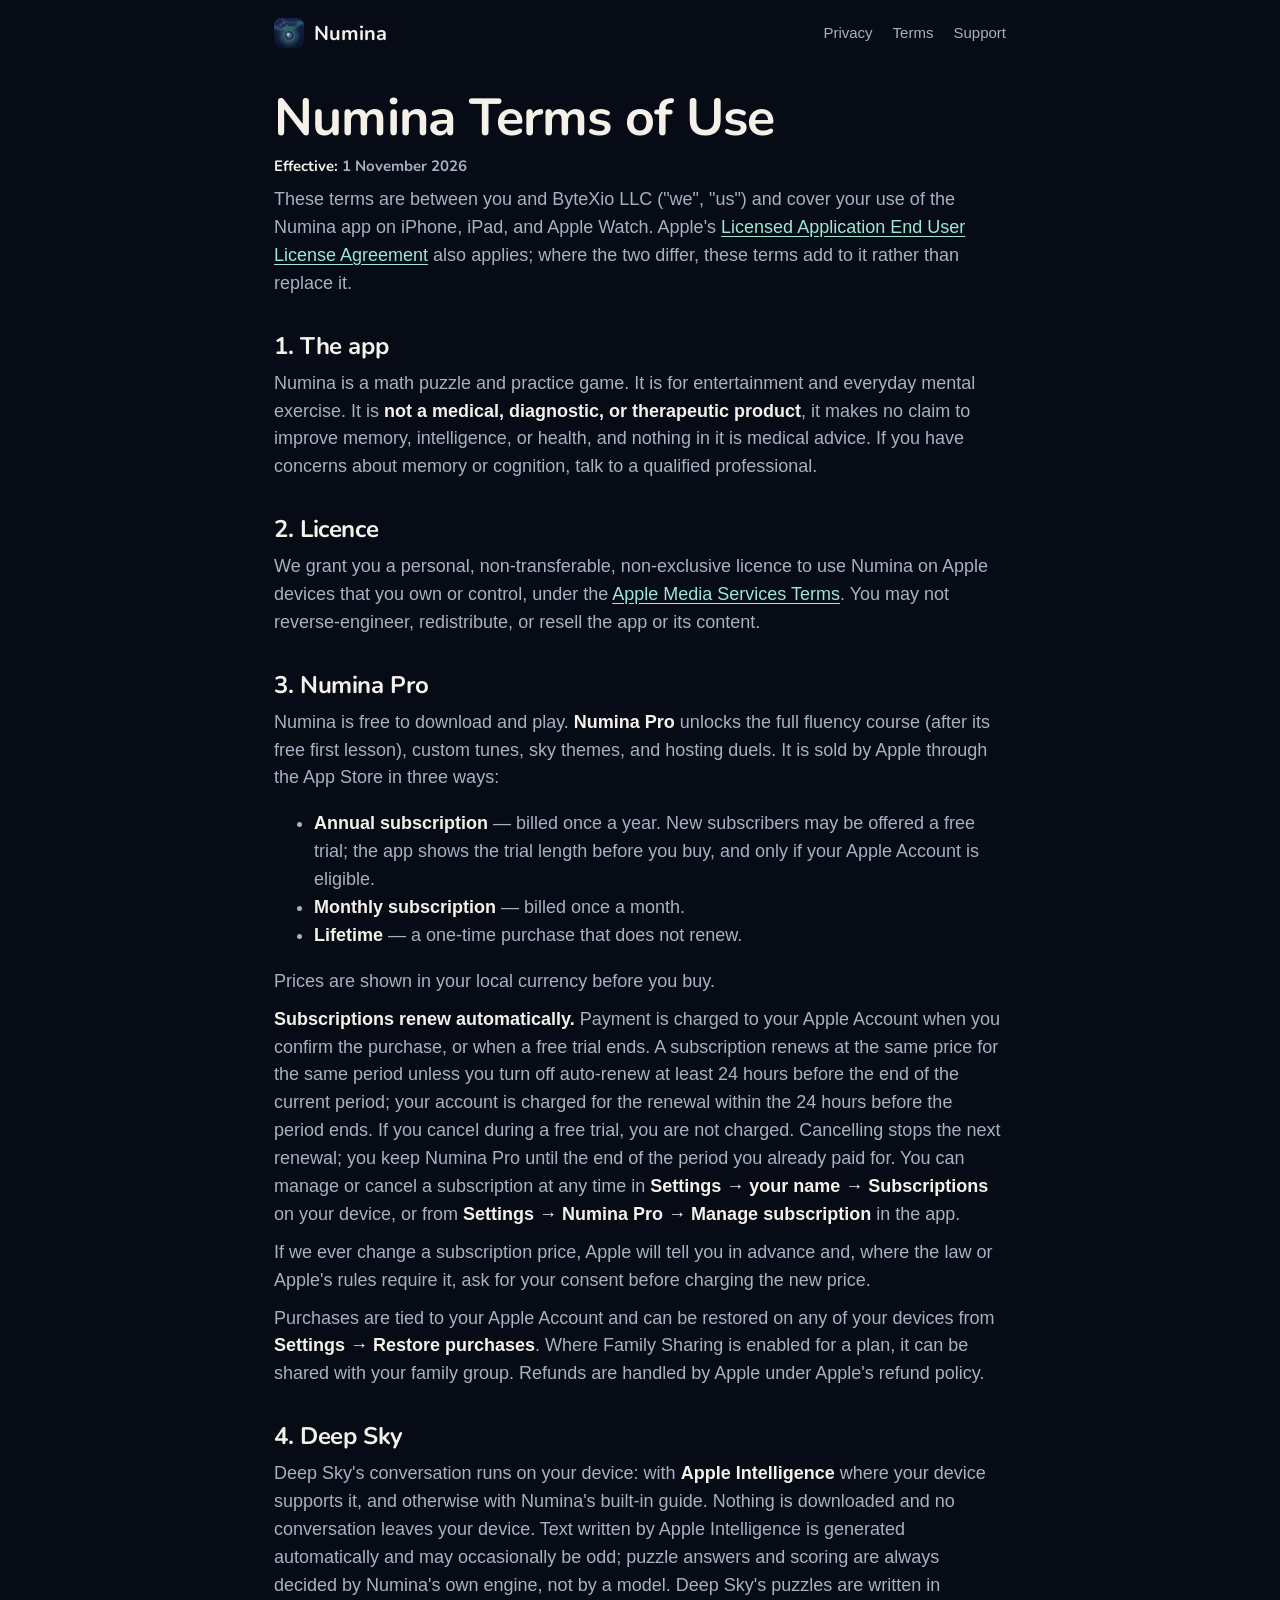
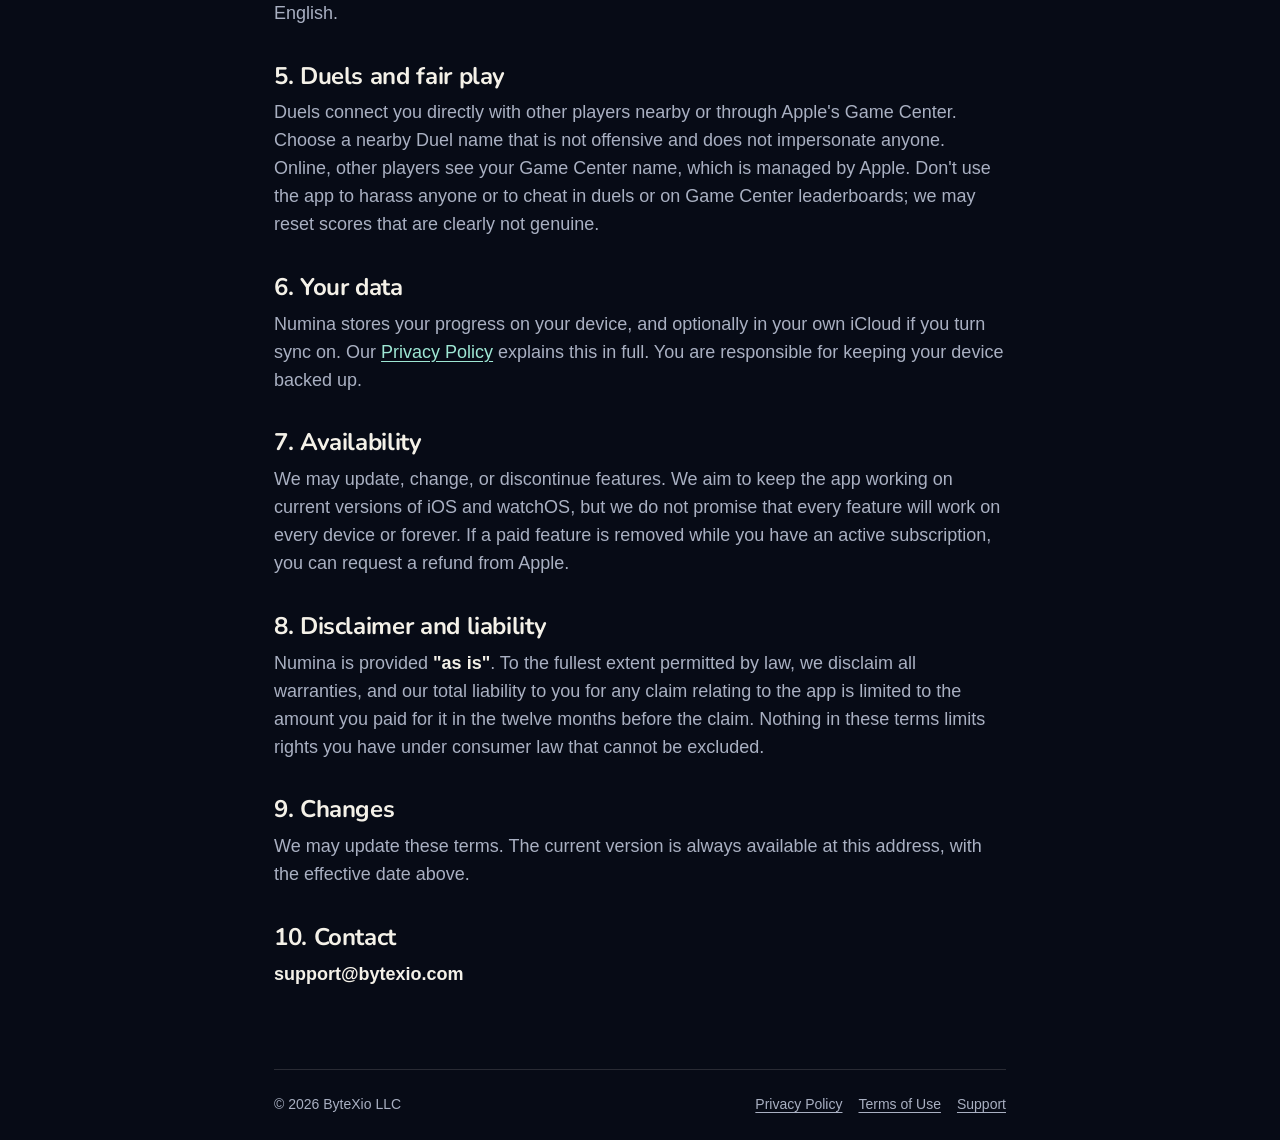
<file: terms.html>
<!doctype html>
<html lang="en">
<head>
<meta charset="utf-8"><meta name="viewport" content="width=device-width, initial-scale=1">
<title>Terms of Use — Numina</title>
<meta name="theme-color" content="#070B16">
<link rel="icon" href="img/icon.png"><link rel="stylesheet" href="style.css">
</head>
<body>
<div class="wrap">
<nav><a class="brand" href="/"><img src="img/icon.png" alt=""> Numina</a>
<ul><li><a href="privacy.html">Privacy</a></li><li><a href="terms.html">Terms</a></li><li><a href="mailto:support@bytexio.com">Support</a></li></ul></nav>
<main class="legal">
<h1>Numina Terms of Use</h1>
<p class="meta"><strong>Effective:</strong> 1 November 2026</p>
<p>These terms are between you and ByteXio LLC ("we", "us") and cover your use of the Numina app on iPhone, iPad, and Apple Watch. Apple's <a href="https://www.apple.com/legal/internet-services/itunes/dev/stdeula/">Licensed Application End User License Agreement</a> also applies; where the two differ, these terms add to it rather than replace it.</p>
<h2>1. The app</h2>
<p>Numina is a math puzzle and practice game. It is for entertainment and everyday mental exercise. It is <strong>not a medical, diagnostic, or therapeutic product</strong>, it makes no claim to improve memory, intelligence, or health, and nothing in it is medical advice. If you have concerns about memory or cognition, talk to a qualified professional.</p>
<h2>2. Licence</h2>
<p>We grant you a personal, non-transferable, non-exclusive licence to use Numina on Apple devices that you own or control, under the <a href="https://www.apple.com/legal/internet-services/itunes/">Apple Media Services Terms</a>. You may not reverse-engineer, redistribute, or resell the app or its content.</p>
<h2>3. Numina Pro</h2>
<p>Numina is free to download and play. <strong>Numina Pro</strong> unlocks the full fluency course (after its free first lesson), custom tunes, sky themes, and hosting duels. It is sold by Apple through the App Store in three ways:</p>
<ul>
<li><strong>Annual subscription</strong> — billed once a year. New subscribers may be offered a free trial; the app shows the trial length before you buy, and only if your Apple Account is eligible.</li>
<li><strong>Monthly subscription</strong> — billed once a month.</li>
<li><strong>Lifetime</strong> — a one-time purchase that does not renew.</li>
</ul>
<p>Prices are shown in your local currency before you buy.</p>
<p><strong>Subscriptions renew automatically.</strong> Payment is charged to your Apple Account when you confirm the purchase, or when a free trial ends. A subscription renews at the same price for the same period unless you turn off auto-renew at least 24 hours before the end of the current period; your account is charged for the renewal within the 24 hours before the period ends. If you cancel during a free trial, you are not charged. Cancelling stops the next renewal; you keep Numina Pro until the end of the period you already paid for. You can manage or cancel a subscription at any time in <strong>Settings → your name → Subscriptions</strong> on your device, or from <strong>Settings → Numina Pro → Manage subscription</strong> in the app.</p>
<p>If we ever change a subscription price, Apple will tell you in advance and, where the law or Apple's rules require it, ask for your consent before charging the new price.</p>
<p>Purchases are tied to your Apple Account and can be restored on any of your devices from <strong>Settings → Restore purchases</strong>. Where Family Sharing is enabled for a plan, it can be shared with your family group. Refunds are handled by Apple under Apple's refund policy.</p>
<h2>4. Deep Sky</h2>
<p>Deep Sky's conversation runs on your device: with <strong>Apple Intelligence</strong> where your device supports it, and otherwise with Numina's built-in guide. Nothing is downloaded and no conversation leaves your device. Text written by Apple Intelligence is generated automatically and may occasionally be odd; puzzle answers and scoring are always decided by Numina's own engine, not by a model. Deep Sky's puzzles are written in English.</p>
<h2>5. Duels and fair play</h2>
<p>Duels connect you directly with other players nearby or through Apple's Game Center. Choose a nearby Duel name that is not offensive and does not impersonate anyone. Online, other players see your Game Center name, which is managed by Apple. Don't use the app to harass anyone or to cheat in duels or on Game Center leaderboards; we may reset scores that are clearly not genuine.</p>
<h2>6. Your data</h2>
<p>Numina stores your progress on your device, and optionally in your own iCloud if you turn sync on. Our <a href="privacy.html">Privacy Policy</a> explains this in full. You are responsible for keeping your device backed up.</p>
<h2>7. Availability</h2>
<p>We may update, change, or discontinue features. We aim to keep the app working on current versions of iOS and watchOS, but we do not promise that every feature will work on every device or forever. If a paid feature is removed while you have an active subscription, you can request a refund from Apple.</p>
<h2>8. Disclaimer and liability</h2>
<p>Numina is provided <strong>"as is"</strong>. To the fullest extent permitted by law, we disclaim all warranties, and our total liability to you for any claim relating to the app is limited to the amount you paid for it in the twelve months before the claim. Nothing in these terms limits rights you have under consumer law that cannot be excluded.</p>
<h2>9. Changes</h2>
<p>We may update these terms. The current version is always available at this address, with the effective date above.</p>
<h2>10. Contact</h2>
<p><strong>support@bytexio.com</strong></p>
</main>
<footer><div class="row"><div>© 2026 ByteXio LLC</div>
<div><a href="privacy.html">Privacy Policy</a><a href="terms.html">Terms of Use</a><a href="mailto:support@bytexio.com">Support</a></div></div></footer>
</div></body></html>
</file>
<file: style.css>
/* Numina. The night sky from the app, then big numerals and real screens.
   Colours are the app's own sky palettes (Theme.swift), so every token flips
   with the sky picker. SF Rounded on Apple devices, Nunito everywhere else. */
@font-face {
  font-family: "Nunito";
  src: url("/fonts/nunito-latin-wght-normal.woff2") format("woff2");
  font-weight: 200 1000;
  font-display: swap;
}

:root {
  --night: #070b16;
  --raised: #12182a;
  --primary: #9ee7d4;
  --accent: #e8b15a;
  --ink: #f4f1e8;
  --dim: #a9b0c2;
  --line: rgba(244, 241, 232, 0.14);
  --on-primary: #07201a;
  --glow: rgba(158, 231, 212, 0.13);
  --display: ui-rounded, "SF Pro Rounded", "Nunito", system-ui, sans-serif;
  --body: -apple-system, BlinkMacSystemFont, "Segoe UI", Roboto, "Helvetica Neue", Arial, sans-serif;
  --gutter: clamp(20px, 5vw, 72px);
  color-scheme: dark;
}
:root[data-sky="emberDusk"] { --night: #120c0e; --raised: #261722; --primary: #e8a06a; --accent: #e8b15a; --ink: #fbf3ea; --dim: #bfaea6; --on-primary: #2a1508; --glow: rgba(232, 160, 106, 0.14); }
:root[data-sky="deepViolet"] { --night: #0c0a16; --raised: #1b1338; --primary: #b7a8e8; --accent: #e0a0c0; --dim: #aba6c4; --on-primary: #171033; --glow: rgba(183, 168, 232, 0.14); }
:root[data-sky="starlightMono"] { --night: #0a0a0f; --raised: #17171f; --primary: #e8e6f0; --accent: #ffffff; --dim: #a6a5b4; --on-primary: #101014; --glow: rgba(232, 230, 240, 0.09); }
:root[data-sky="daylight"] { --night: #f6f1e7; --raised: #ebe4d6; --primary: #b5694a; --accent: #8a4a32; --ink: #1c1915; --dim: #655c50; --line: rgba(28, 25, 21, 0.16); --on-primary: #fff8f0; --glow: rgba(181, 105, 74, 0.1); color-scheme: light; }

*, *::before, *::after { box-sizing: border-box; }
html { scroll-behavior: smooth; -webkit-text-size-adjust: 100%; background: var(--night); }
body { margin: 0; overflow-x: clip; background: var(--night); color: var(--ink); font: 400 18px/1.55 var(--body); -webkit-font-smoothing: antialiased; }
img { max-width: 100%; height: auto; display: block; }
a { color: var(--primary); text-underline-offset: 3px; }
h1, h2, h3 { font-family: var(--display); font-weight: 700; line-height: 1.08; margin: 0; text-wrap: balance; letter-spacing: -0.015em; }
h2 { font-size: clamp(34px, 4.6vw, 58px); }
p { margin: 0; }
:focus-visible { outline: 2px solid var(--primary); outline-offset: 3px; border-radius: 4px; }
.visually-hidden { position: absolute; width: 1px; height: 1px; overflow: hidden; clip-path: inset(50%); white-space: nowrap; }
[hidden] { display: none !important; }

#stars { position: absolute; inset: 0 0 auto; width: 100%; pointer-events: none; z-index: 0; }
.home main, .bar, .foot { position: relative; z-index: 1; }
.home main { overflow-x: clip; }

/* Top bar */
.bar { display: flex; align-items: center; gap: 28px; padding: 18px var(--gutter); }
.brand { display: inline-flex; align-items: center; gap: 10px; color: var(--ink); text-decoration: none; font: 700 20px var(--display); }
.brand img { border-radius: 7px; width: 30px; height: 30px; }
.bar nav { display: flex; gap: 26px; margin-left: auto; }
.bar nav a { color: var(--dim); text-decoration: none; font-size: 15px; }
.bar nav a:hover { color: var(--ink); }

.get { display: inline-block; padding: 15px 26px; border-radius: 14px; background: var(--primary); color: var(--on-primary); font: 700 18px var(--display); text-decoration: none; transition: transform 0.15s; }
.get:hover { transform: translateY(-1px); }
.get.small { padding: 9px 16px; font-size: 15px; border-radius: 10px; }

/* Phones: real screens, one quiet edge */
.phone { margin: 0; border-radius: 13.5% / 6.2%; overflow: hidden; border: 1px solid var(--line); background: var(--raised); box-shadow: 0 30px 70px rgba(0, 0, 0, 0.35); }

/* Hero: the problem is the headline */
.hero { display: grid; grid-template-columns: minmax(0, 1fr) minmax(240px, 340px); gap: clamp(32px, 6vw, 96px); align-items: center; padding: clamp(28px, 5vw, 72px) var(--gutter) 40px; max-width: 1320px; margin: 0 auto; }
.hero::before { content: ""; position: absolute; left: -10%; right: -10%; top: -160px; height: 760px; background: radial-gradient(50% 55% at 30% 45%, var(--glow), transparent 72%); pointer-events: none; z-index: -1; }
.meta { color: var(--primary); font: 700 15px var(--display); font-variant-numeric: tabular-nums; margin-bottom: 14px; }
.hero h1 { font-size: clamp(22px, 2.5vw, 30px); font-weight: 600; color: var(--dim); letter-spacing: 0; }
.puzzle { margin-top: clamp(18px, 3vw, 34px); }
.problem { font: 700 clamp(52px, 9.2vw, 128px)/1.02 var(--display); letter-spacing: -0.025em; font-variant-numeric: tabular-nums; }
.problem.long { font-size: clamp(42px, 7.2vw, 100px); }
.answer-row { display: flex; gap: 10px; margin-top: clamp(22px, 3vw, 34px); max-width: 400px; }
.answer-row input { flex: 1; min-width: 0; padding: 14px 18px; border-radius: 14px; border: 1px solid var(--line); background: var(--raised); color: var(--ink); font: 700 24px var(--display); font-variant-numeric: tabular-nums; }
.answer-row input::placeholder { color: var(--dim); font-weight: 500; font-size: 18px; }
.answer-row button, .choices button { padding: 14px 24px; border: 0; border-radius: 14px; background: var(--primary); color: var(--on-primary); font: 700 18px var(--display); cursor: pointer; }
.choices { display: grid; grid-template-columns: repeat(2, minmax(0, 1fr)); gap: 10px; margin-top: 26px; max-width: 400px; }
.choices button { background: var(--raised); color: var(--ink); border: 1px solid var(--line); font-size: 22px; }
.progress { display: flex; align-items: center; flex-wrap: wrap; gap: 12px 16px; margin-top: 22px; color: var(--dim); font-size: 16px; }
.dots { display: inline-flex; gap: 8px; }
.dots i { width: 16px; height: 16px; border-radius: 50%; border: 1.5px solid var(--dim); opacity: 0.75; }
.dots i.lit { background: var(--primary); border-color: var(--primary); opacity: 1; box-shadow: 0 0 16px var(--primary); }
.after { margin-top: 22px; }
.miss { animation: nudge 0.28s ease; }
@keyframes nudge { 25% { transform: translateX(-5px); } 75% { transform: translateX(5px); } }

.ticker { position: relative; padding: 16px var(--gutter); text-align: left; border-block: 1px solid var(--line); color: var(--dim); font-size: 16px; font-variant-numeric: tabular-nums; }
.ticker strong { color: var(--accent); font-weight: 700; }

/* Sections */
.split, .skies { display: grid; grid-template-columns: minmax(0, 1.05fr) minmax(0, 1fr); gap: clamp(36px, 7vw, 110px); align-items: center; padding: clamp(72px, 10vw, 140px) var(--gutter); max-width: 1320px; margin: 0 auto; }
.copy { display: grid; gap: 18px; max-width: 34em; }
.copy > p { color: var(--dim); }
.share-line { font: 700 clamp(24px, 3vw, 34px) var(--display); color: var(--ink) !important; font-variant-numeric: tabular-nums; }
.share-line span { color: var(--primary); letter-spacing: 0.04em; margin-right: 8px; }
.pair { display: grid; grid-template-columns: repeat(2, minmax(0, 1fr)); gap: clamp(14px, 2vw, 26px); }
.pair .drop { margin-top: 12%; margin-bottom: -12%; }
.flip { grid-template-columns: minmax(220px, 360px) minmax(0, 1fr); }
.plain { list-style: none; margin: 8px 0 0; padding: 0; }
.plain li { padding: 14px 0; border-top: 1px solid var(--line); color: var(--dim); font-size: 17px; }
.plain b { display: block; color: var(--ink); font-family: var(--display); font-size: 19px; }

.duel { background: var(--raised); padding: clamp(72px, 10vw, 130px) var(--gutter); }
.duel-head { max-width: 1176px; margin: 0 auto clamp(36px, 5vw, 64px); display: grid; grid-template-columns: minmax(0, 1.15fr) minmax(0, 1fr); gap: clamp(24px, 5vw, 80px); align-items: end; }
.duel-head p { color: var(--dim); }
.duel-body { max-width: 1176px; margin: 0 auto; display: grid; grid-template-columns: minmax(0, 300px) minmax(0, 300px) minmax(0, 1fr); gap: clamp(16px, 2.5vw, 34px); align-items: center; }
.facts-list { list-style: none; padding: 0 0 0 clamp(0px, 2vw, 28px); margin: 0; }
.facts-list li { padding: 16px 0; border-top: 1px solid var(--line); color: var(--dim); font-size: 17px; }
.facts-list li:first-child { border-top: 0; }
.facts-list b { display: block; color: var(--ink); font: 700 20px var(--display); }

.everywhere { padding: clamp(72px, 10vw, 130px) var(--gutter) 0; max-width: 1320px; margin: 0 auto; }
.spots { display: grid; grid-template-columns: minmax(0, 1.5fr) minmax(0, 0.8fr) minmax(0, 1fr); gap: clamp(20px, 4vw, 56px); margin-top: clamp(32px, 5vw, 56px); align-items: end; }
.spots figure { margin: 0; }
.spots img { border-radius: 22px; border: 1px solid var(--line); }
.spots figcaption { margin-top: 14px; color: var(--dim); font-size: 16px; }
.spots b { display: block; color: var(--ink); font: 700 19px var(--display); }
.big { font: 700 clamp(100px, 13vw, 180px)/0.9 var(--display); color: var(--primary); }

.skies { grid-template-columns: minmax(0, 1fr) minmax(220px, 330px); }
.sky-picker { display: flex; flex-wrap: wrap; gap: 8px; margin-top: 6px; }
.sky-picker button { display: inline-flex; align-items: center; gap: 9px; padding: 10px 15px; border-radius: 12px; border: 1px solid var(--line); background: transparent; color: var(--ink); font: 600 16px var(--display); cursor: pointer; }
.sky-picker button[aria-pressed="true"] { border-color: var(--primary); background: var(--raised); }
.sky-picker i { width: 14px; height: 14px; border-radius: 50%; }
[data-sky="aurora"] > i { background: #9ee7d4; }
[data-sky="emberDusk"] > i { background: #e8a06a; }
[data-sky="deepViolet"] > i { background: #b7a8e8; }
[data-sky="starlightMono"] > i { background: #e8e6f0; }
[data-sky="daylight"] > i { background: #b5694a; }

.free { padding: clamp(64px, 9vw, 120px) var(--gutter); max-width: 1176px; margin: 0 auto; border-top: 1px solid var(--line); }
.columns { display: grid; grid-template-columns: repeat(2, minmax(0, 1fr)); gap: clamp(28px, 6vw, 90px); margin-top: clamp(28px, 4vw, 48px); }
.columns h3 { font-size: 22px; margin-bottom: 10px; }
.columns ul { list-style: none; padding: 0; margin: 0; }
.columns li { padding: 11px 0; border-top: 1px solid var(--line); color: var(--dim); }
.note { margin-top: 18px; color: var(--dim); font-size: 15px; }

.promise { padding: clamp(60px, 9vw, 110px) var(--gutter); background: var(--raised); }
.promise p:first-child { font: 700 clamp(40px, 7vw, 92px)/1.02 var(--display); letter-spacing: -0.02em; max-width: 1176px; margin: 0 auto; }
.promise .sub { max-width: 1176px; margin: 22px auto 0; color: var(--dim); }

.close { padding: clamp(80px, 11vw, 150px) var(--gutter); max-width: 1176px; margin: 0 auto; }
.close p { color: var(--dim); margin: 10px 0 26px; font-size: 21px; }
.close .fine { font-size: 15px; margin: 18px 0 0; }

.foot { display: flex; flex-wrap: wrap; gap: 12px 28px; align-items: center; padding: 26px var(--gutter); border-top: 1px solid var(--line); color: var(--dim); font-size: 14px; }
.foot p:first-child { flex: 1 1 320px; }
.foot nav { display: flex; gap: 20px; }
.foot a { color: var(--dim); }

/* Today's Math landing page */
.challenge { max-width: 640px; margin: 0 auto; padding: clamp(40px, 8vw, 90px) var(--gutter); }
.challenge h1 { font-size: clamp(40px, 7vw, 66px); margin-bottom: 16px; }
.challenge .lede { color: var(--dim); margin-bottom: 26px; }
.challenge .dots { margin: 2px 0 22px; }
.challenge .dots i { width: 22px; height: 22px; }
.challenge .actions { display: flex; flex-wrap: wrap; gap: 12px; align-items: center; }
.ghost { color: var(--primary); font-weight: 600; padding: 12px 6px; }
.challenge .small-print { color: var(--dim); font-size: 15px; margin-top: 22px; }

/* Legal and press pages */
.wrap { max-width: 860px; margin: 0 auto; padding: 0 var(--gutter); }
.wrap > nav { display: flex; align-items: center; justify-content: space-between; padding: 18px 0; }
.wrap > nav ul { display: flex; gap: 20px; list-style: none; margin: 0; padding: 0; }
.wrap > nav ul a { color: var(--dim); text-decoration: none; font-size: 15px; }
.legal, .press { padding: 24px 0 70px; }
.legal h1, .press h1 { font-size: clamp(36px, 5vw, 52px); margin-bottom: 10px; }
.legal h2, .press h2 { font-size: 24px; margin: 36px 0 8px; }
.legal p, .legal li, .press p, .press li { color: var(--dim); }
.legal p, .press p { margin: 10px 0; }
.legal strong { color: var(--ink); }
.eyebrow { color: var(--primary); font: 700 15px var(--display); margin-bottom: 10px; }
.lede { font-size: 20px; }
.wrap > footer { padding: 24px 0; border-top: 1px solid var(--line); color: var(--dim); font-size: 14px; }
.wrap > footer .row { display: flex; flex-wrap: wrap; gap: 12px; justify-content: space-between; }
.wrap > footer a { color: var(--dim); margin-left: 16px; }
.lost { padding: 12vh 0; }

@media (max-width: 900px) {
  .bar nav { display: none; }
  .bar .get { margin-left: auto; }
  .hero { grid-template-columns: minmax(0, 1fr); }
  .hero-phone { max-width: 270px; justify-self: center; margin-top: 18px; }
  .split, .skies, .flip { grid-template-columns: minmax(0, 1fr); }
  .flip .phone, .skies .phone { max-width: 280px; justify-self: center; }
  .flip .phone { order: 2; }
  .duel-head { grid-template-columns: minmax(0, 1fr); }
  .duel-body { grid-template-columns: repeat(2, minmax(0, 1fr)); }
  .facts-list { grid-column: 1 / -1; padding-left: 0; }
  .spots { grid-template-columns: repeat(2, minmax(0, 1fr)); }
  .spots figure:first-child, .ipad-note { grid-column: 1 / -1; }
  .watch { max-width: 240px; grid-column: 1 / -1; }
  .columns { grid-template-columns: minmax(0, 1fr); }
}

@media (prefers-reduced-motion: reduce) {
  html { scroll-behavior: auto; }
  *, *::before, *::after { animation: none !important; transition: none !important; }
}
</file>
